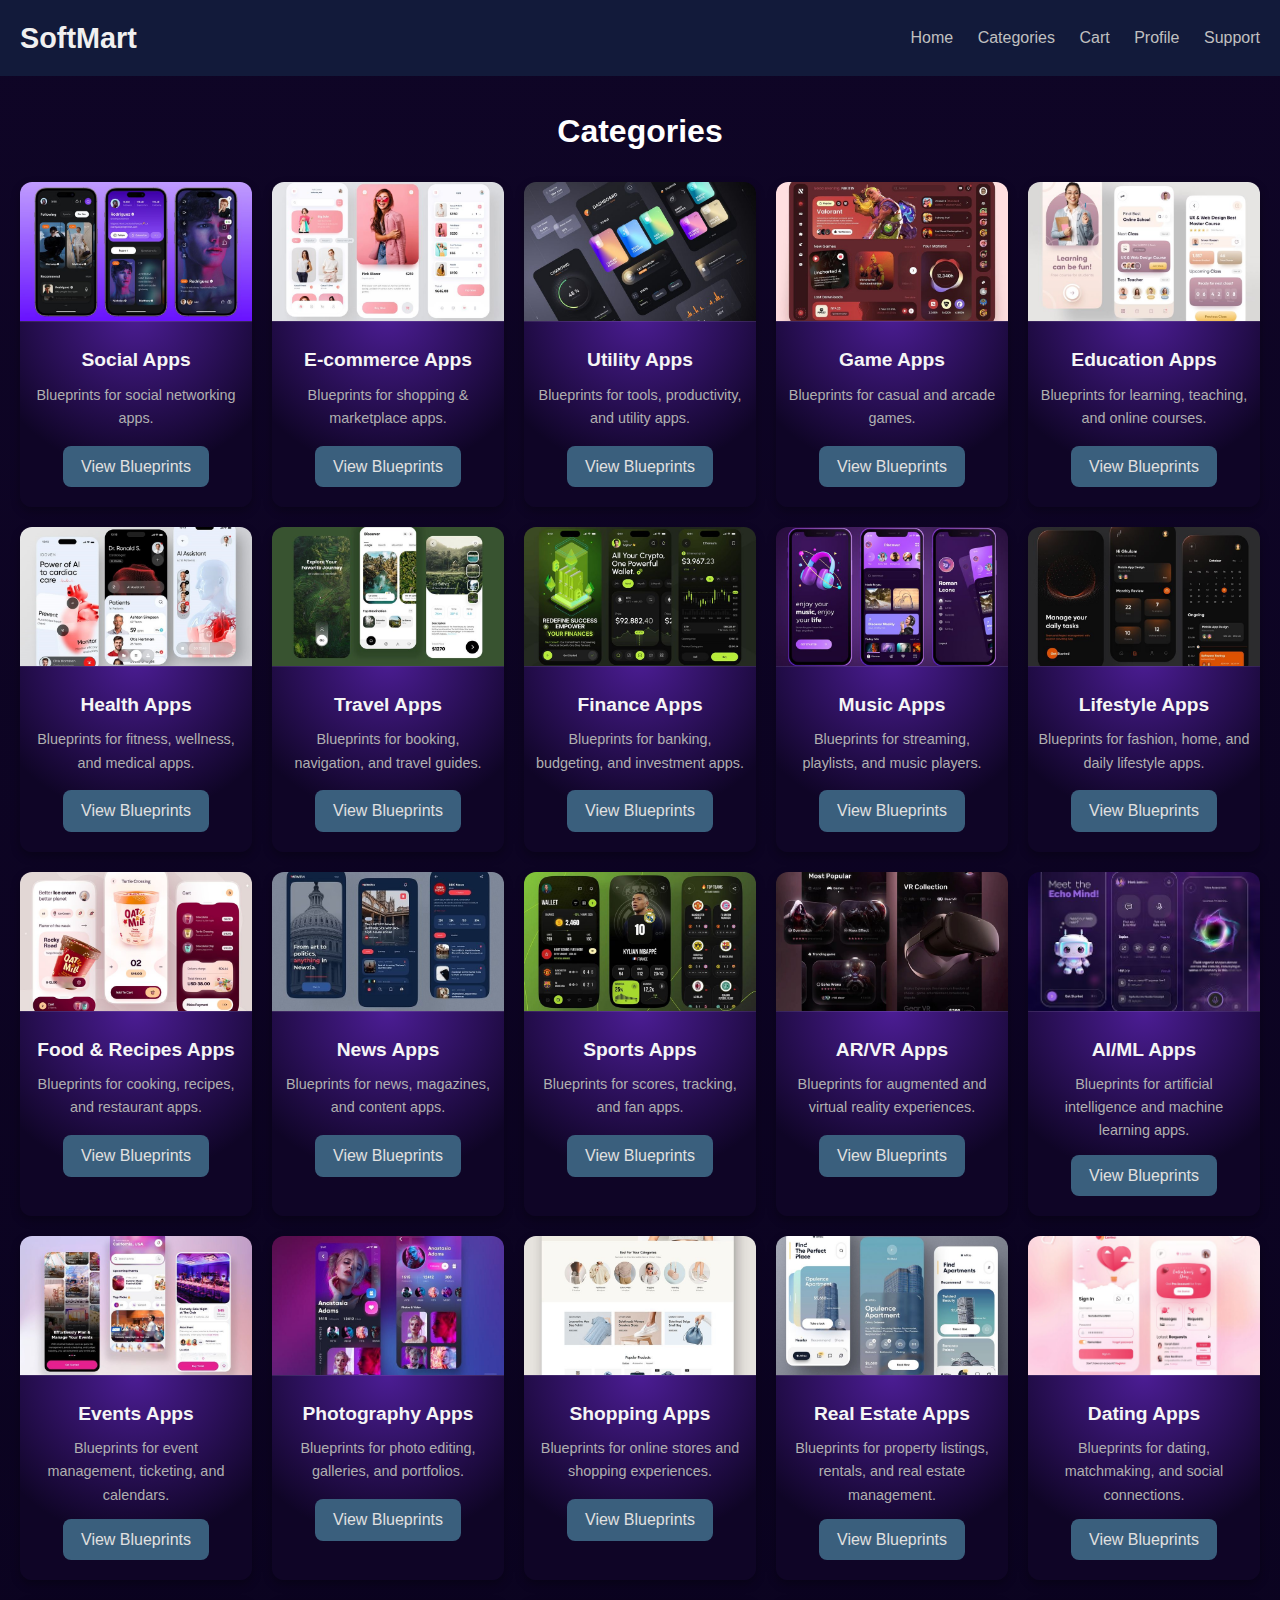
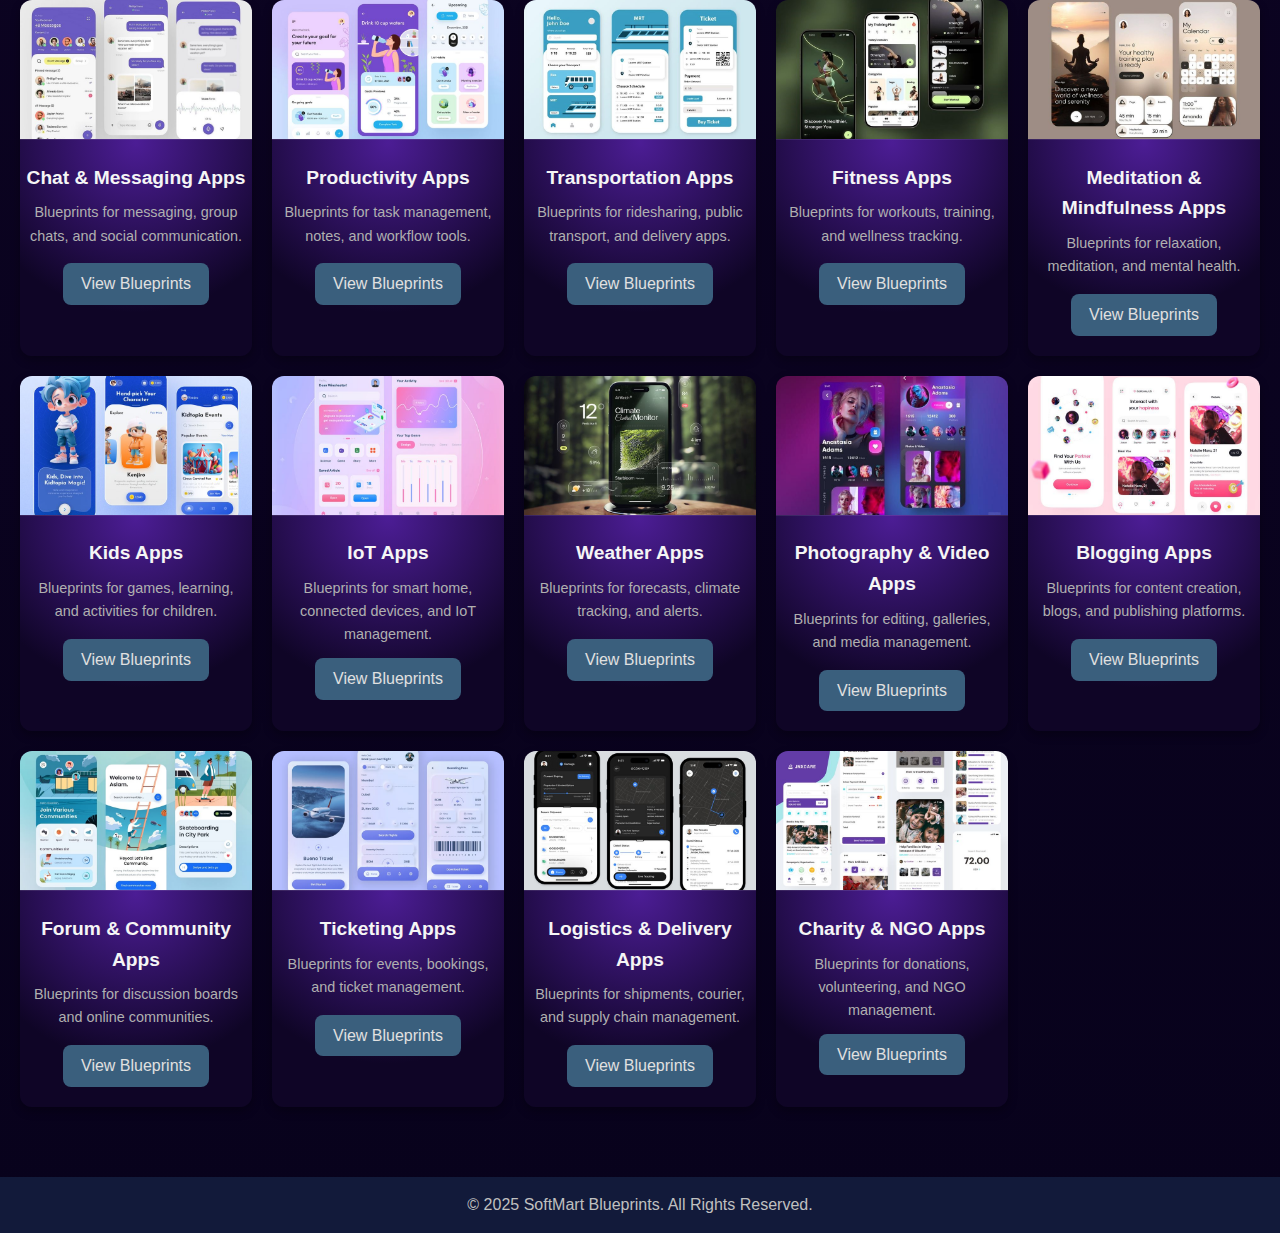
<file: category.html>
<!DOCTYPE html>
<html lang="en">
<head>
  <meta charset="UTF-8">
  <meta name="viewport" content="width=device-width, initial-scale=1.0">
  <title>Blueprint Categories</title>
  <link rel="stylesheet" href="category.css">
</head>
<body>
  <header>
    <h1>SoftMart</h1>
    <nav>
      <a href="homepage.html">Home</a>
      <a href="category.html">Categories</a>
      <a href="cart.html">Cart</a>
      <a href="profile.html">Profile</a>
      <a href="support.html">Support</a>     
    </nav>
  </header>

  <main>
    <section class="categories">
      <h2>Categories</h2>
      <div class="category-grid">
        <div class="category-card">
          <img src="social-app.jfif" alt="Social Apps">
          <h3>Social Apps</h3>
          <p>Blueprints for social networking apps.</p>
          <a href="" class="btn">View Blueprints</a>
        </div>
        <div class="category-card">
          <img src="ecommerce-app.jfif" alt="E-commerce Apps">
          <h3>E-commerce Apps</h3>
          <p>Blueprints for shopping & marketplace apps.</p>
          <a href="" class="btn">View Blueprints</a>
        </div>
        <div class="category-card">
          <img src="utility-app.jfif" alt="Utility Apps">
          <h3>Utility Apps</h3>
          <p>Blueprints for tools, productivity, and utility apps.</p>
          <a href="" class="btn">View Blueprints</a>
        </div>
        <div class="category-card">
          <img src="gaming-app.jfif" alt="Game Apps">
          <h3>Game Apps</h3>
          <p>Blueprints for casual and arcade games.</p>
          <a href="" class="btn">View Blueprints</a>
        </div>
        <div class="category-card">
          <img src="education-app.jfif" alt="Education Apps">
          <h3>Education Apps</h3>
          <p>Blueprints for learning, teaching, and online courses.</p>
          <a href="edu-apps-c.html" class="btn">View Blueprints</a>
        </div>
        <div class="category-card">
          <img src="health-app.jfif" alt="Health Apps">
          <h3>Health Apps</h3>
          <p>Blueprints for fitness, wellness, and medical apps.</p>
          <a href="" class="btn">View Blueprints</a>
        </div>
        <div class="category-card">
          <img src="travel-app.jfif" alt="Travel Apps">
          <h3>Travel Apps</h3>
          <p>Blueprints for booking, navigation, and travel guides.</p>
          <a href="" class="btn">View Blueprints</a>
        </div>
        <div class="category-card">
          <img src="finance-app.jfif" alt="Finance Apps">
          <h3>Finance Apps</h3>
          <p>Blueprints for banking, budgeting, and investment apps.</p>
          <a href="" class="btn">View Blueprints</a>
        </div>
        <div class="category-card">
          <img src="music-app.jfif" alt="Music Apps">
          <h3>Music Apps</h3>
          <p>Blueprints for streaming, playlists, and music players.</p>
          <a href="" class="btn">View Blueprints</a>
        </div>
        <div class="category-card">
          <img src="lifestyle-app.jfif" alt="Lifestyle Apps">
          <h3>Lifestyle Apps</h3>
          <p>Blueprints for fashion, home, and daily lifestyle apps.</p>
          <a href="" class="btn">View Blueprints</a>
        </div>
        <div class="category-card">
          <img src="food-app.jfif" alt="Food & Recipes Apps">
          <h3>Food & Recipes Apps</h3>
          <p>Blueprints for cooking, recipes, and restaurant apps.</p>
          <a href="" class="btn">View Blueprints</a>
        </div>
        <div class="category-card">
          <img src="news-app.jfif" alt="News Apps">
          <h3>News Apps</h3>
          <p>Blueprints for news, magazines, and content apps.</p>
          <a href="" class="btn">View Blueprints</a>
        </div>
        <div class="category-card">
          <img src="sports-app.jfif" alt="Sports Apps">
          <h3>Sports Apps</h3>
          <p>Blueprints for scores, tracking, and fan apps.</p>
          <a href="" class="btn">View Blueprints</a>
        </div>
        <div class="category-card">
          <img src="vr-ar-app.jfif" alt="AR/VR Apps">
          <h3>AR/VR Apps</h3>
          <p>Blueprints for augmented and virtual reality experiences.</p>
          <a href="" class="btn">View Blueprints</a>
        </div>
        <div class="category-card">
          <img src="AI-app.jfif" alt="AI/ML Apps">
          <h3>AI/ML Apps</h3>
          <p>Blueprints for artificial intelligence and machine learning apps.</p>
          <a href="" class="btn">View Blueprints</a>
        </div>
        <div class="category-card">
          <img src="event-app.jfif" alt="Events Apps">
          <h3>Events Apps</h3>
          <p>Blueprints for event management, ticketing, and calendars.</p>
          <a href="" class="btn">View Blueprints</a>
        </div>
        <div class="category-card">
          <img src="photography-app.jfif" alt="Photography Apps">
          <h3>Photography Apps</h3>
          <p>Blueprints for photo editing, galleries, and portfolios.</p>
          <a href="" class="btn">View Blueprints</a>
        </div>
        <div class="category-card">
  <img src="shopping-app.jfif" alt="Shopping Apps">
  <h3>Shopping Apps</h3>
  <p>Blueprints for online stores and shopping experiences.</p>
  <a href="" class="btn">View Blueprints</a>
</div>

<div class="category-card">
  <img src="real-estate-app.jfif" alt="Real Estate Apps">
  <h3>Real Estate Apps</h3>
  <p>Blueprints for property listings, rentals, and real estate management.</p>
  <a href="" class="btn">View Blueprints</a>
</div>

<div class="category-card">
  <img src="dating-app.jfif" alt="Dating Apps">
  <h3>Dating Apps</h3>
  <p>Blueprints for dating, matchmaking, and social connections.</p>
  <a href="" class="btn">View Blueprints</a>
</div>

<div class="category-card">
  <img src="chat-app.jfif" alt="Chat Apps">
  <h3>Chat & Messaging Apps</h3>
  <p>Blueprints for messaging, group chats, and social communication.</p>
  <a href="" class="btn">View Blueprints</a>
</div>

<div class="category-card">
  <img src="productivity-app.jfif" alt="Productivity Apps">
  <h3>Productivity Apps</h3>
  <p>Blueprints for task management, notes, and workflow tools.</p>
  <a href="" class="btn">View Blueprints</a>
</div>

<div class="category-card">
  <img src="transport-app.jpg" alt="Transportation Apps">
  <h3>Transportation Apps</h3>
  <p>Blueprints for ridesharing, public transport, and delivery apps.</p>
  <a href="" class="btn">View Blueprints</a>
</div>

<div class="category-card">
  <img src="fitness-app.jfif" alt="Fitness Apps">
  <h3>Fitness Apps</h3>
  <p>Blueprints for workouts, training, and wellness tracking.</p>
  <a href="" class="btn">View Blueprints</a>
</div>

<div class="category-card">
  <img src="meditation-app.jfif" alt="Meditation Apps">
  <h3>Meditation & Mindfulness Apps</h3>
  <p>Blueprints for relaxation, meditation, and mental health.</p>
  <a href="" class="btn">View Blueprints</a>
</div>

<div class="category-card">
  <img src="kids-app.jfif" alt="Kids Apps">
  <h3>Kids Apps</h3>
  <p>Blueprints for games, learning, and activities for children.</p>
  <a href="" class="btn">View Blueprints</a>
</div>

<div class="category-card">
  <img src="IOT-app.jfif" alt="IoT Apps">
  <h3>IoT Apps</h3>
  <p>Blueprints for smart home, connected devices, and IoT management.</p>
  <a href="" class="btn">View Blueprints</a>
</div>

<div class="category-card">
  <img src="weather-app.jfif" alt="Weather Apps">
  <h3>Weather Apps</h3>
  <p>Blueprints for forecasts, climate tracking, and alerts.</p>
  <a href="" class="btn">View Blueprints</a>
</div>

<div class="category-card">
  <img src="photography-app.jfif" alt="Photography & Video Apps">
  <h3>Photography & Video Apps</h3>
  <p>Blueprints for editing, galleries, and media management.</p>
  <a href="" class="btn">View Blueprints</a>
</div>

<div class="category-card">
  <img src="blogging-app.jfif" alt="Blogging Apps">
  <h3>Blogging Apps</h3>
  <p>Blueprints for content creation, blogs, and publishing platforms.</p>
  <a href="" class="btn">View Blueprints</a>
</div>

<div class="category-card">
  <img src="forum-app.jfif" alt="Forum Apps">
  <h3>Forum & Community Apps</h3>
  <p>Blueprints for discussion boards and online communities.</p>
  <a href="" class="btn">View Blueprints</a>
</div>

<div class="category-card">
  <img src="ticketing.jfif" alt="Ticketing Apps">
  <h3>Ticketing Apps</h3>
  <p>Blueprints for events, bookings, and ticket management.</p>
  <a href="" class="btn">View Blueprints</a>
</div>

<div class="category-card">
  <img src="logistic-app.jfif" alt="Logistics Apps">
  <h3>Logistics & Delivery Apps</h3>
  <p>Blueprints for shipments, courier, and supply chain management.</p>
  <a href="" class="btn">View Blueprints</a>
</div>

<div class="category-card">
  <img src="charity-app.jfif" alt="Charity & NGO Apps">
  <h3>Charity & NGO Apps</h3>
  <p>Blueprints for donations, volunteering, and NGO management.</p>
  <a href="" class="btn">View Blueprints</a>
</div>
      </div>
    </section>
  </main>

  <footer>
    <p>&copy; 2025 SoftMart Blueprints. All Rights Reserved.</p>
  </footer>
</body>
</html>
</file>
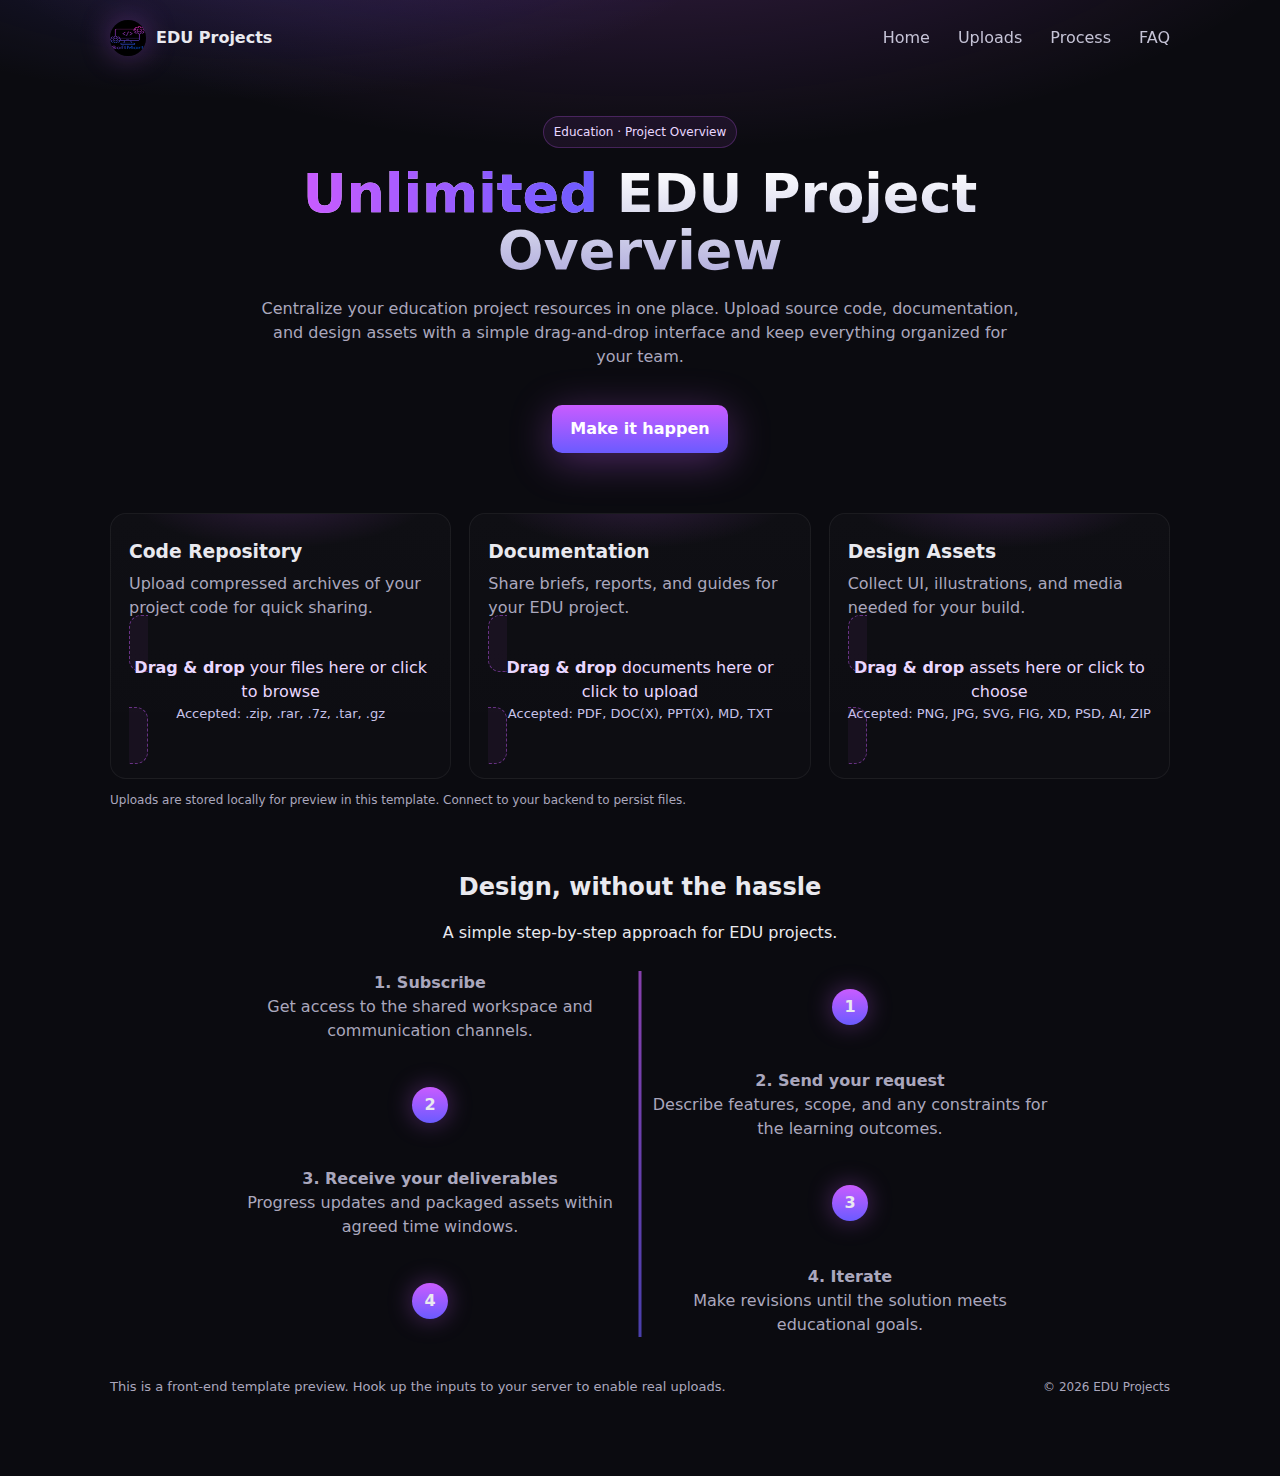
<file: edu-apps-c.html>
<!DOCTYPE html>
<html lang="en">
<head>
<meta charset="UTF-8">
<meta name="viewport" content="width=device-width, initial-scale=1.0">
<title>EDU Project Overview</title>
<link rel="icon" href="logo.png">
<style>
/* Base */
:root{--bg:#0b0b10;--panel:#101018;--text:#e9e9ef;--muted:#aaa7bd;--brand:#c95cff;--brand-2:#6b5bff;--ring:rgba(201,92,255,.35)}
*{box-sizing:border-box}
html,body{margin:0;padding:0;background:radial-gradient(1200px 500px at 50% -150px,rgba(201,92,255,.25),transparent 60%),radial-gradient(800px 300px at 20% -80px,rgba(107,91,255,.20),transparent 60%),var(--bg);color:var(--text);font-family:Inter,system-ui,"Segoe UI",Roboto,Helvetica,Arial,sans-serif;line-height:1.5}
img{max-width:100%;display:block}
a{color:inherit;text-decoration:none}
button{cursor:pointer}

/* Header */
.nav{max-width:1100px;margin:0 auto;padding:20px 20px;display:flex;align-items:center;justify-content:space-between}
.brand{display:flex;align-items:center;gap:10px}
.brand img{width:36px;height:36px;border-radius:50%;box-shadow:0 0 30px var(--ring)}
.brand-name{font-weight:700}
.links{display:flex;gap:28px}
.links a{color:#d9d7eb;font-weight:500;opacity:.9}
.links a:hover{opacity:1}

/* Hero */
.hero{max-width:1000px;margin:40px auto 10px;padding:0 20px 20px;text-align:center}
.badge{display:inline-flex;align-items:center;gap:8px;color:#e9d7ff;background:rgba(201,92,255,.08);border:1px solid rgba(201,92,255,.25);padding:6px 10px;border-radius:999px;font-size:12px}
.title-xl{font-size:54px;line-height:1.05;margin:18px 0;background:linear-gradient(180deg,#fff, #cfcfe9 60%,#b0abdd);-webkit-background-clip:text;background-clip:text;color:transparent}
.title-xl strong{background:linear-gradient(90deg,var(--brand),var(--brand-2));-webkit-background-clip:text;background-clip:text;color:transparent}
.subtitle{max-width:760px;margin:0 auto 28px;color:var(--muted)}
.cta{display:inline-block;margin-top:8px;background:linear-gradient(180deg,var(--brand),var(--brand-2));color:white;padding:12px 18px;border-radius:10px;border:none;font-weight:600;box-shadow:0 8px 40px rgba(201,92,255,.35);transition:transform .12s ease,box-shadow .12s ease}
.cta:hover{transform:translateY(-1px);box-shadow:0 10px 48px rgba(201,92,255,.45)}

/* Upload sections */
.container{max-width:1100px;margin:40px auto;padding:0 20px}
.grid{display:grid;grid-template-columns:repeat(3,1fr);gap:18px}
@media (max-width:980px){.grid{grid-template-columns:1fr}} 
.card{background:linear-gradient(180deg,rgba(255,255,255,.02),rgba(255,255,255,.01));border:1px solid rgba(255,255,255,.06);border-radius:16px;position:relative;overflow:hidden}
.card::before{content:"";position:absolute;inset:-2px;z-index:0;background:radial-gradient(220px 80px at 50% -20px,rgba(201,92,255,.18),transparent 70%)}
.card-inner{position:relative;z-index:1;padding:18px}
.card h3{margin:6px 0 6px}
.card p{margin:0 0 12px;color:var(--muted)}
.drop{border:1px dashed rgba(201,92,255,.45);background:rgba(201,92,255,.06);border-radius:12px;padding:18px;text-align:center;color:#e9d7ff;transition:border-color .15s ease,background .15s ease}
.drop.drag{background:rgba(201,92,255,.12);border-color:#fff}
.drop input{display:none}
.drop .hint{font-size:13px;color:#c7c2e9}
.files{margin-top:12px;display:flex;flex-direction:column;gap:8px;max-height:150px;overflow:auto}
.file{display:flex;align-items:center;justify-content:space-between;background:rgba(255,255,255,.03);border:1px solid rgba(255,255,255,.06);padding:10px;border-radius:10px}
.file .name{overflow:hidden;text-overflow:ellipsis;white-space:nowrap;max-width:65%}
.file .size{color:var(--muted);font-size:12px}
.tiny{font-size:12px;color:var(--muted)}

/* Timeline */
.timeline{margin:60px auto 20px;max-width:820px;text-align:center}
.timeline h2{margin:0 0 8px}
.steps{position:relative;margin:26px auto 0;padding-left:0;list-style:none}
.steps::before{content:"";position:absolute;left:50%;transform:translateX(-50%);top:0;bottom:0;width:3px;background:linear-gradient(180deg,rgba(201,92,255,.65),rgba(107,91,255,.65))}
.step{display:grid;grid-template-columns:1fr 1fr;gap:20px;align-items:center;margin:26px 0}
.step .num{width:36px;height:36px;border-radius:999px;background:linear-gradient(180deg,var(--brand),var(--brand-2));display:flex;align-items:center;justify-content:center;font-weight:700;margin:0 auto;box-shadow:0 0 24px var(--ring)}
.step .desc{color:var(--muted)}
@media (max-width:900px){.step{grid-template-columns:1fr}.steps::before{left:18px;transform:none}.step .num{margin:0}}

/* Footer */
footer{max-width:1100px;margin:40px auto 80px;padding:0 20px;color:#c7c2e9;display:flex;justify-content:space-between;align-items:center;gap:12px;flex-wrap:wrap}
.note{font-size:13px;color:var(--muted)}
</style>
</head>
<body>

<header class="nav">
  <div class="brand">
    <img src="logo.png" alt="Logo">
    <div class="brand-name">EDU Projects</div>
  </div>
  <nav class="links">
    <a href="index.html">Home</a>
    <a href="#uploads">Uploads</a>
    <a href="#process">Process</a>
    <a href="#faq">FAQ</a>
  </nav>
  
 </header>

<section class="hero">
  <span class="badge">Education · Project Overview</span>
  <h1 class="title-xl"><strong>Unlimited</strong> EDU Project Overview</h1>
  <p class="subtitle">Centralize your education project resources in one place. Upload source code, documentation, and design assets with a simple drag‑and‑drop interface and keep everything organized for your team.</p>
  <a class="cta" href="#uploads">Make it happen</a>
</section>

<div class="container" id="uploads">
  <div class="grid">
    <div class="card">
      <div class="card-inner">
        <h3>Code Repository</h3>
        <p>Upload compressed archives of your project code for quick sharing.</p>
        <label class="drop" data-area="code">
          <input type="file" multiple accept=".zip,.rar,.7z,.tar,.gz" />
          <div><strong>Drag & drop</strong> your files here or click to browse</div>
          <div class="hint tiny">Accepted: .zip, .rar, .7z, .tar, .gz</div>
        </label>
        <div class="files" id="files-code"></div>
      </div>
    </div>
    <div class="card">
      <div class="card-inner">
        <h3>Documentation</h3>
        <p>Share briefs, reports, and guides for your EDU project.</p>
        <label class="drop" data-area="docs">
          <input type="file" multiple accept=".pdf,.doc,.docx,.ppt,.pptx,.md,.txt" />
          <div><strong>Drag & drop</strong> documents here or click to upload</div>
          <div class="hint tiny">Accepted: PDF, DOC(X), PPT(X), MD, TXT</div>
        </label>
        <div class="files" id="files-docs"></div>
      </div>
    </div>
    <div class="card">
      <div class="card-inner">
        <h3>Design Assets</h3>
        <p>Collect UI, illustrations, and media needed for your build.</p>
        <label class="drop" data-area="design">
          <input type="file" multiple accept=".png,.jpg,.jpeg,.svg,.fig,.xd,.psd,.ai,.zip" />
          <div><strong>Drag & drop</strong> assets here or click to choose</div>
          <div class="hint tiny">Accepted: PNG, JPG, SVG, FIG, XD, PSD, AI, ZIP</div>
        </label>
        <div class="files" id="files-design"></div>
      </div>
    </div>
  </div>

  <p class="tiny" style="margin-top:12px">Uploads are stored locally for preview in this template. Connect to your backend to persist files.</p>
</div>

<section class="timeline" id="process">
  <h2>Design, without the hassle</h2>
  <p class="desc">A simple step‑by‑step approach for EDU projects.</p>
  <ol class="steps">
    <li class="step">
      <div class="desc"><strong>1. Subscribe</strong><br>Get access to the shared workspace and communication channels.</div>
      <div class="num">1</div>
    </li>
    <li class="step">
      <div class="num">2</div>
      <div class="desc"><strong>2. Send your request</strong><br>Describe features, scope, and any constraints for the learning outcomes.</div>
    </li>
    <li class="step">
      <div class="desc"><strong>3. Receive your deliverables</strong><br>Progress updates and packaged assets within agreed time windows.</div>
      <div class="num">3</div>
    </li>
    <li class="step">
      <div class="num">4</div>
      <div class="desc"><strong>4. Iterate</strong><br>Make revisions until the solution meets educational goals.</div>
    </li>
  </ol>
</section>

<footer id="faq">
  <div class="note">This is a front‑end template preview. Hook up the inputs to your server to enable real uploads.</div>
  <div class="tiny">© <span id="year"></span> EDU Projects</div>
 </footer>

<script>
(function(){
  const areas = document.querySelectorAll('.drop');
  const fileLists = {
    code: document.getElementById('files-code'),
    docs: document.getElementById('files-docs'),
    design: document.getElementById('files-design')
  };

  // Helpers
  function formatBytes(bytes){
    if(bytes === 0) return '0 B';
    const k = 1024, sizes = ['B','KB','MB','GB','TB'];
    const i = Math.floor(Math.log(bytes)/Math.log(k));
    return parseFloat((bytes/Math.pow(k,i)).toFixed(2)) + ' ' + sizes[i];
  }

  function renderList(area, files){
    const container = fileLists[area];
    container.innerHTML = '';
    Array.from(files).forEach(f => {
      const row = document.createElement('div');
      row.className = 'file';
      row.innerHTML = '<div class="name">' + f.name + '</div>' +
                      '<div class="size">' + formatBytes(f.size || 0) + '</div>';
      container.appendChild(row);
    });
  }

  function save(area, files){
    try{
      const data = Array.from(files).map(f => ({name:f.name,size:f.size,type:f.type}));
      localStorage.setItem('edu_' + area + '_files', JSON.stringify(data));
    }catch(e){/* ignore quota */}
  }

  function onFiles(area, files){
    renderList(area, files);
    save(area, files);
  }

  areas.forEach(label => {
    const input = label.querySelector('input[type=file]');
    const area = label.getAttribute('data-area');

    // Click to open
    label.addEventListener('click', () => input.click());
    input.addEventListener('change', e => onFiles(area, e.target.files));

    // Drag & drop
    ['dragenter','dragover'].forEach(evt => label.addEventListener(evt, e => {e.preventDefault(); e.stopPropagation(); label.classList.add('drag');}));
    ['dragleave','drop'].forEach(evt => label.addEventListener(evt, e => {e.preventDefault(); e.stopPropagation(); label.classList.remove('drag');}));
    label.addEventListener('drop', e => {
      const files = e.dataTransfer.files;
      input.files = files;
      onFiles(area, files);
    });

    // Restore from localStorage if any
    try{
      const cached = localStorage.getItem('edu_' + area + '_files');
      if(cached){
        const items = JSON.parse(cached);
        renderList(area, items);
      }
    }catch(e){}
  });

  document.getElementById('year').textContent = new Date().getFullYear();
})();
</script>

</body>
</html>
</file>
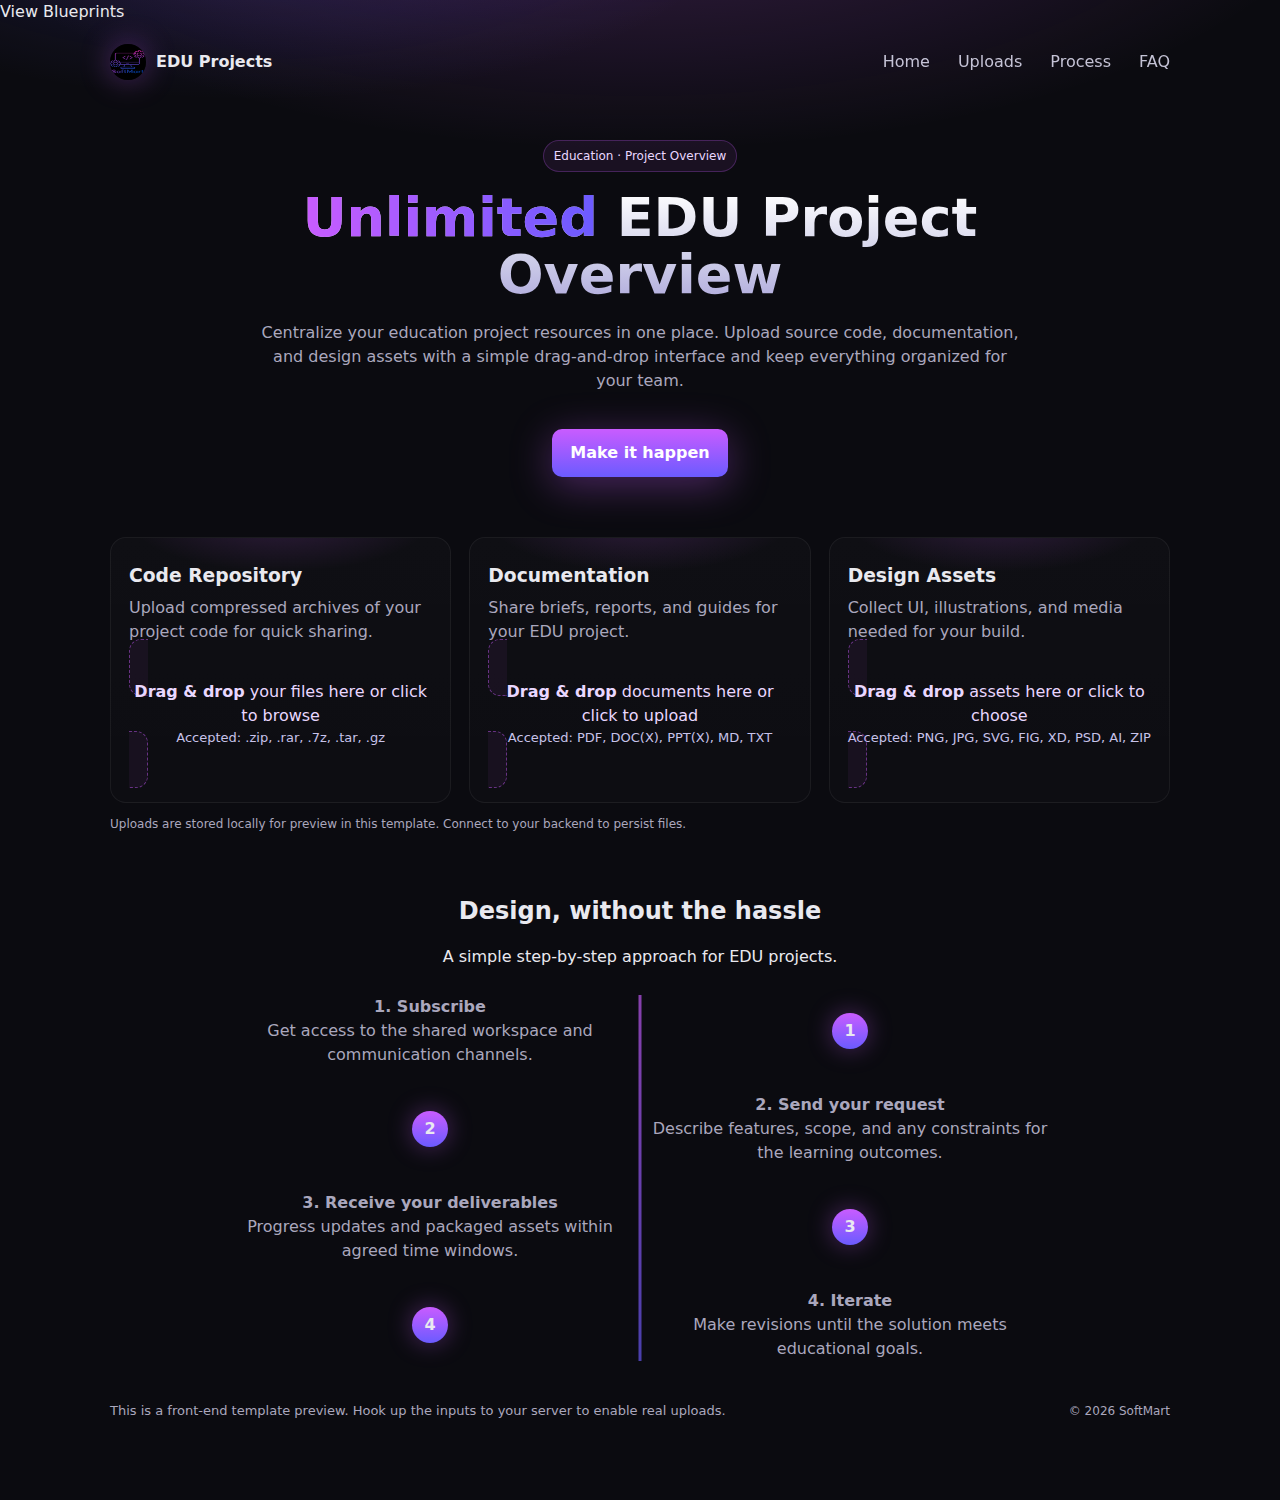
<file: edu-innerpg.html>
<!DOCTYPE html>
<html lang="en">
<head>
<meta charset="UTF-8">
<meta name="viewport" content="width=device-width, initial-scale=1.0">
<title>EDU Project Overview</title>
<link rel="icon" href="logo.png">
<a href="category.html" class="btn">View Blueprints</a>
<style>
/* Base */
:root{--bg:#0b0b10;--panel:#101018;--text:#e9e9ef;--muted:#aaa7bd;--brand:#c95cff;--brand-2:#6b5bff;--ring:rgba(201,92,255,.35)}
*{box-sizing:border-box}
html,body{margin:0;padding:0;background:radial-gradient(1200px 500px at 50% -150px,rgba(201,92,255,.25),transparent 60%),radial-gradient(800px 300px at 20% -80px,rgba(107,91,255,.20),transparent 60%),var(--bg);color:var(--text);font-family:Inter,system-ui,"Segoe UI",Roboto,Helvetica,Arial,sans-serif;line-height:1.5}
img{max-width:100%;display:block}
a{color:inherit;text-decoration:none}
button{cursor:pointer}

/* Header */
.nav{max-width:1100px;margin:0 auto;padding:20px 20px;display:flex;align-items:center;justify-content:space-between}
.brand{display:flex;align-items:center;gap:10px}
.brand img{width:36px;height:36px;border-radius:50%;box-shadow:0 0 30px var(--ring)}
.brand-name{font-weight:700}
.links{display:flex;gap:28px}
.links a{color:#d9d7eb;font-weight:500;opacity:.9}
.links a:hover{opacity:1}

/* Hero */
.hero{max-width:1000px;margin:40px auto 10px;padding:0 20px 20px;text-align:center}
.badge{display:inline-flex;align-items:center;gap:8px;color:#e9d7ff;background:rgba(201,92,255,.08);border:1px solid rgba(201,92,255,.25);padding:6px 10px;border-radius:999px;font-size:12px}
.title-xl{font-size:54px;line-height:1.05;margin:18px 0;background:linear-gradient(180deg,#fff, #cfcfe9 60%,#b0abdd);-webkit-background-clip:text;background-clip:text;color:transparent}
.title-xl strong{background:linear-gradient(90deg,var(--brand),var(--brand-2));-webkit-background-clip:text;background-clip:text;color:transparent}
.subtitle{max-width:760px;margin:0 auto 28px;color:var(--muted)}
.cta{display:inline-block;margin-top:8px;background:linear-gradient(180deg,var(--brand),var(--brand-2));color:white;padding:12px 18px;border-radius:10px;border:none;font-weight:600;box-shadow:0 8px 40px rgba(201,92,255,.35);transition:transform .12s ease,box-shadow .12s ease}
.cta:hover{transform:translateY(-1px);box-shadow:0 10px 48px rgba(201,92,255,.45)}

/* Upload sections */
.container{max-width:1100px;margin:40px auto;padding:0 20px}
.grid{display:grid;grid-template-columns:repeat(3,1fr);gap:18px}
@media (max-width:980px){.grid{grid-template-columns:1fr}} 
.card{background:linear-gradient(180deg,rgba(255,255,255,.02),rgba(255,255,255,.01));border:1px solid rgba(255,255,255,.06);border-radius:16px;position:relative;overflow:hidden}
.card::before{content:"";position:absolute;inset:-2px;z-index:0;background:radial-gradient(220px 80px at 50% -20px,rgba(201,92,255,.18),transparent 70%)}
.card-inner{position:relative;z-index:1;padding:18px}
.card h3{margin:6px 0 6px}
.card p{margin:0 0 12px;color:var(--muted)}
.drop{border:1px dashed rgba(201,92,255,.45);background:rgba(201,92,255,.06);border-radius:12px;padding:18px;text-align:center;color:#e9d7ff;transition:border-color .15s ease,background .15s ease}
.drop.drag{background:rgba(201,92,255,.12);border-color:#fff}
.drop input{display:none}
.drop .hint{font-size:13px;color:#c7c2e9}
.files{margin-top:12px;display:flex;flex-direction:column;gap:8px;max-height:150px;overflow:auto}
.file{display:flex;align-items:center;justify-content:space-between;background:rgba(255,255,255,.03);border:1px solid rgba(255,255,255,.06);padding:10px;border-radius:10px}
.file .name{overflow:hidden;text-overflow:ellipsis;white-space:nowrap;max-width:65%}
.file .size{color:var(--muted);font-size:12px}
.tiny{font-size:12px;color:var(--muted)}

/* Timeline */
.timeline{margin:60px auto 20px;max-width:820px;text-align:center}
.timeline h2{margin:0 0 8px}
.steps{position:relative;margin:26px auto 0;padding-left:0;list-style:none}
.steps::before{content:"";position:absolute;left:50%;transform:translateX(-50%);top:0;bottom:0;width:3px;background:linear-gradient(180deg,rgba(201,92,255,.65),rgba(107,91,255,.65))}
.step{display:grid;grid-template-columns:1fr 1fr;gap:20px;align-items:center;margin:26px 0}
.step .num{width:36px;height:36px;border-radius:999px;background:linear-gradient(180deg,var(--brand),var(--brand-2));display:flex;align-items:center;justify-content:center;font-weight:700;margin:0 auto;box-shadow:0 0 24px var(--ring)}
.step .desc{color:var(--muted)}
@media (max-width:900px){.step{grid-template-columns:1fr}.steps::before{left:18px;transform:none}.step .num{margin:0}}

/* Footer */
footer{max-width:1100px;margin:40px auto 80px;padding:0 20px;color:#c7c2e9;display:flex;justify-content:space-between;align-items:center;gap:12px;flex-wrap:wrap}
.note{font-size:13px;color:var(--muted)}
</style>
</head>
<body>

<header class="nav">
  <div class="brand">
    <img src="logo.png" alt="Logo">
    <div class="brand-name">EDU Projects</div>
  </div>
  <nav class="links">
    <a href="index.html">Home</a>
    <a href="#uploads">Uploads</a>
    <a href="#process">Process</a>
    <a href="#faq">FAQ</a>
  </nav>
  
 </header>

<section class="hero">
  <span class="badge">Education · Project Overview</span>
  <h1 class="title-xl"><strong>Unlimited</strong> EDU Project Overview</h1>
  <p class="subtitle">Centralize your education project resources in one place. Upload source code, documentation, and design assets with a simple drag‑and‑drop interface and keep everything organized for your team.</p>
  <a class="cta" href="#uploads">Make it happen</a>
</section>

<div class="container" id="uploads">
  <div class="grid">
    <div class="card">
      <div class="card-inner">
        <h3>Code Repository</h3>
        <p>Upload compressed archives of your project code for quick sharing.</p>
        <label class="drop" data-area="code">
          <input type="file" multiple accept=".zip,.rar,.7z,.tar,.gz" />
          <div><strong>Drag & drop</strong> your files here or click to browse</div>
          <div class="hint tiny">Accepted: .zip, .rar, .7z, .tar, .gz</div>
        </label>
        <div class="files" id="files-code"></div>
      </div>
    </div>
    <div class="card">
      <div class="card-inner">
        <h3>Documentation</h3>
        <p>Share briefs, reports, and guides for your EDU project.</p>
        <label class="drop" data-area="docs">
          <input type="file" multiple accept=".pdf,.doc,.docx,.ppt,.pptx,.md,.txt" />
          <div><strong>Drag & drop</strong> documents here or click to upload</div>
          <div class="hint tiny">Accepted: PDF, DOC(X), PPT(X), MD, TXT</div>
        </label>
        <div class="files" id="files-docs"></div>
      </div>
    </div>
    <div class="card">
      <div class="card-inner">
        <h3>Design Assets</h3>
        <p>Collect UI, illustrations, and media needed for your build.</p>
        <label class="drop" data-area="design">
          <input type="file" multiple accept=".png,.jpg,.jpeg,.svg,.fig,.xd,.psd,.ai,.zip" />
          <div><strong>Drag & drop</strong> assets here or click to choose</div>
          <div class="hint tiny">Accepted: PNG, JPG, SVG, FIG, XD, PSD, AI, ZIP</div>
        </label>
        <div class="files" id="files-design"></div>
      </div>
    </div>
  </div>

  <p class="tiny" style="margin-top:12px">Uploads are stored locally for preview in this template. Connect to your backend to persist files.</p>
</div>

<section class="timeline" id="process">
  <h2>Design, without the hassle</h2>
  <p class="desc">A simple step‑by‑step approach for EDU projects.</p>
  <ol class="steps">
    <li class="step">
      <div class="desc"><strong>1. Subscribe</strong><br>Get access to the shared workspace and communication channels.</div>
      <div class="num">1</div>
    </li>
    <li class="step">
      <div class="num">2</div>
      <div class="desc"><strong>2. Send your request</strong><br>Describe features, scope, and any constraints for the learning outcomes.</div>
    </li>
    <li class="step">
      <div class="desc"><strong>3. Receive your deliverables</strong><br>Progress updates and packaged assets within agreed time windows.</div>
      <div class="num">3</div>
    </li>
    <li class="step">
      <div class="num">4</div>
      <div class="desc"><strong>4. Iterate</strong><br>Make revisions until the solution meets educational goals.</div>
    </li>
  </ol>
</section>

<footer id="faq">
  <div class="note">This is a front‑end template preview. Hook up the inputs to your server to enable real uploads.</div>
  <div class="tiny">© <span id="year"></span> SoftMart</div>
 </footer>

<script>
(function(){
  const areas = document.querySelectorAll('.drop');
  const fileLists = {
    code: document.getElementById('files-code'),
    docs: document.getElementById('files-docs'),
    design: document.getElementById('files-design')
  };

  // Helpers
  function formatBytes(bytes){
    if(bytes === 0) return '0 B';
    const k = 1024, sizes = ['B','KB','MB','GB','TB'];
    const i = Math.floor(Math.log(bytes)/Math.log(k));
    return parseFloat((bytes/Math.pow(k,i)).toFixed(2)) + ' ' + sizes[i];
  }

  function renderList(area, files){
    const container = fileLists[area];
    container.innerHTML = '';
    Array.from(files).forEach(f => {
      const row = document.createElement('div');
      row.className = 'file';
      row.innerHTML = '<div class="name">' + f.name + '</div>' +
                      '<div class="size">' + formatBytes(f.size || 0) + '</div>';
      container.appendChild(row);
    });
  }

  function save(area, files){
    try{
      const data = Array.from(files).map(f => ({name:f.name,size:f.size,type:f.type}));
      localStorage.setItem('edu_' + area + '_files', JSON.stringify(data));
    }catch(e){/* ignore quota */}
  }

  function onFiles(area, files){
    renderList(area, files);
    save(area, files);
  }

  areas.forEach(label => {
    const input = label.querySelector('input[type=file]');
    const area = label.getAttribute('data-area');

    // Click to open
    label.addEventListener('click', () => input.click());
    input.addEventListener('change', e => onFiles(area, e.target.files));

    // Drag & drop
    ['dragenter','dragover'].forEach(evt => label.addEventListener(evt, e => {e.preventDefault(); e.stopPropagation(); label.classList.add('drag');}));
    ['dragleave','drop'].forEach(evt => label.addEventListener(evt, e => {e.preventDefault(); e.stopPropagation(); label.classList.remove('drag');}));
    label.addEventListener('drop', e => {
      const files = e.dataTransfer.files;
      input.files = files;
      onFiles(area, files);
    });

    // Restore from localStorage if any
    try{
      const cached = localStorage.getItem('edu_' + area + '_files');
      if(cached){
        const items = JSON.parse(cached);
        renderList(area, items);
      }
    }catch(e){}
  });

  document.getElementById('year').textContent = new Date().getFullYear();
})();
</script>

</body>
</html>
</file>
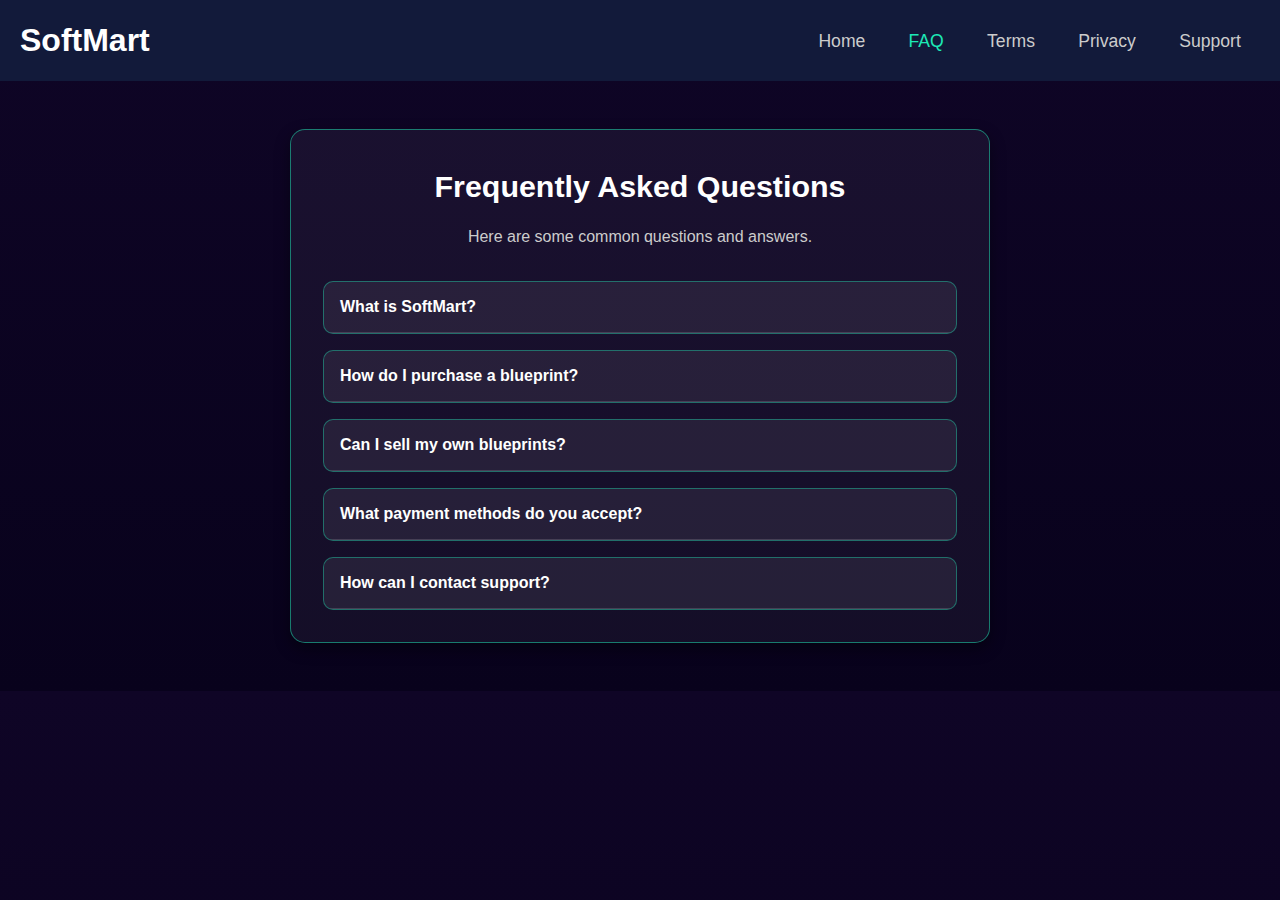
<file: faq.html>
<!DOCTYPE html>
<html lang="en">
<head>
  <meta charset="UTF-8">
  <meta name="viewport" content="width=device-width, initial-scale=1.0">
  <title>SoftMart – FAQ</title>
  <link rel="stylesheet" href="faq.css">
</head>
<body>
  <!-- Navbar -->
  <header class="navbar">
    <div class="logo">SoftMart</div>
    <nav>
      <a href="homepage.html">Home</a>
      <a href="faq.html" class="active">FAQ</a>
      <a href="terms.html">Terms</a>
      <a href="privacy.html">Privacy</a>
      <a href="support.html">Support</a>
    </nav>
  </header>

  <!-- FAQ Section -->
  <section class="faq-section">
    <h2>Frequently Asked Questions</h2>
    <p class="subtitle">Here are some common questions and answers.</p>

    <div class="faq-container">
      <!-- Item 1 -->
      <div class="faq-item">
        <button class="faq-question">What is SoftMart?</button>
        <div class="faq-answer">
          <p>SoftMart is an online marketplace for buying and selling app blueprints, making it easier for developers and businesses to launch apps faster.</p>
        </div>
      </div>

      <!-- Item 2 -->
      <div class="faq-item">
        <button class="faq-question">How do I purchase a blueprint?</button>
        <div class="faq-answer">
          <p>You can browse categories, select a blueprint, add it to your cart, and securely checkout using PayHere or Stripe.</p>
        </div>
      </div>

      <!-- Item 3 -->
      <div class="faq-item">
        <button class="faq-question">Can I sell my own blueprints?</button>
        <div class="faq-answer">
          <p>Yes! Simply sign up as a seller, upload your blueprint files, set pricing, and start earning from your projects.</p>
        </div>
      </div>

      <!-- Item 4 -->
      <div class="faq-item">
        <button class="faq-question">What payment methods do you accept?</button>
        <div class="faq-answer">
          <p>We currently accept payments via Stripe and PayHere for Sri Lankan users.</p>
        </div>
      </div>

      <!-- Item 5 -->
      <div class="faq-item">
        <button class="faq-question">How can I contact support?</button>
        <div class="faq-answer">
          <p>You can reach out through our Contact Support page, or email us at <strong>support@softmart.com</strong>.</p>
        </div>
      </div>
    </div>
  </section>

  <script>
    // Accordion functionality with smooth toggle
    const questions = document.querySelectorAll(".faq-question");
    questions.forEach(q => {
      q.addEventListener("click", () => {
        q.classList.toggle("active");
        const answer = q.nextElementSibling;
        if (answer.style.maxHeight) {
          answer.style.maxHeight = null;
        } else {
          answer.style.maxHeight = answer.scrollHeight + "px";
        }
      });
    });
  </script>
</body>
</html>
</file>
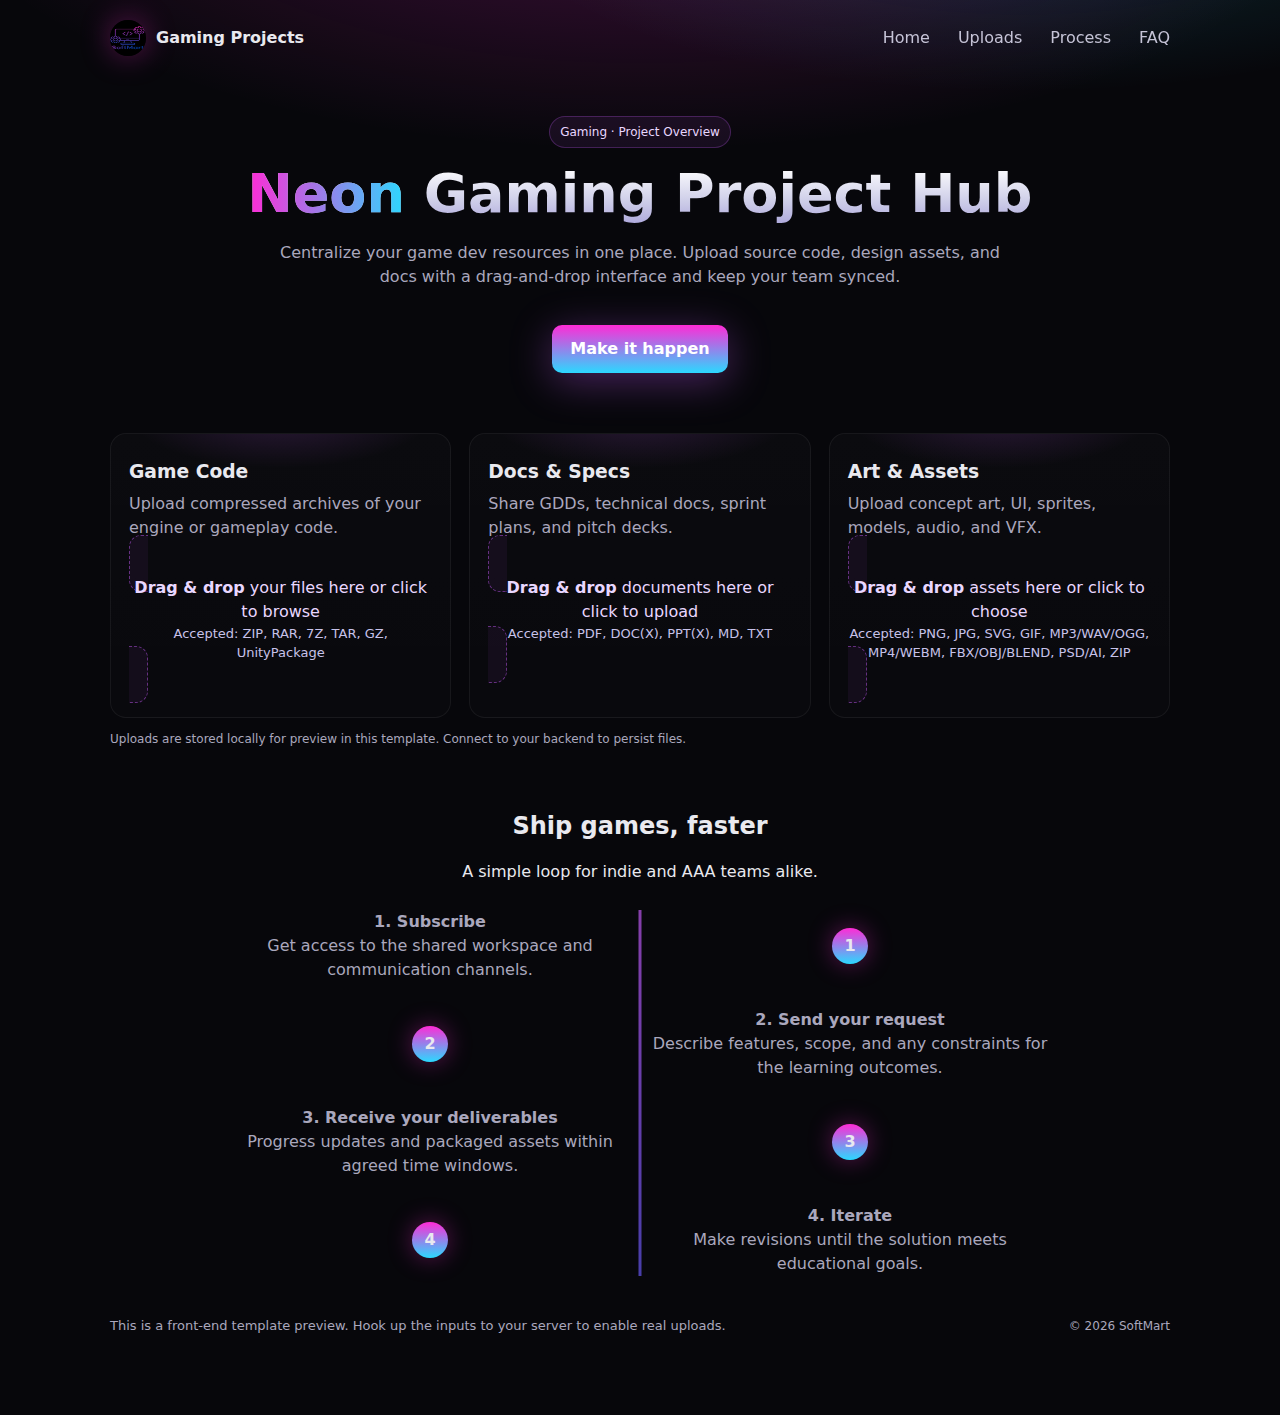
<file: gaming-innerpg.html>
<!DOCTYPE html>
<html lang="en">
<head>
<meta charset="UTF-8">
<meta name="viewport" content="width=device-width, initial-scale=1.0">
<title>EDU Project Overview</title>
<link rel="icon" href="logo.png">
<link rel="stylesheet" href="gaming-innerpg.css">
</head>
<body>

<header class="nav">
  <div class="brand">
    <img src="logo.png" alt="Logo">
    <div class="brand-name">Gaming Projects</div>
  </div>
  <nav class="links">
    <a href="index.html">Home</a>
    <a href="#uploads">Uploads</a>
    <a href="#process">Process</a>
    <a href="#faq">FAQ</a>
  </nav>
  
 </header>

<section class="hero">
  <span class="badge">Gaming · Project Overview</span>
  <h1 class="title-xl"><strong>Neon</strong> Gaming Project Hub</h1>
  <p class="subtitle">Centralize your game dev resources in one place. Upload source code, design assets, and docs with a drag‑and‑drop interface and keep your team synced.</p>
  <a class="cta" href="#uploads">Make it happen</a>
</section>

<div class="container" id="uploads">
  <div class="grid">
    <div class="card">
      <div class="card-inner">
        <h3>Game Code</h3>
        <p>Upload compressed archives of your engine or gameplay code.</p>
        <label class="drop" data-area="code">
          <input type="file" multiple accept=".zip,.rar,.7z,.tar,.gz,.unitypackage" />
          <div><strong>Drag & drop</strong> your files here or click to browse</div>
          <div class="hint tiny">Accepted: ZIP, RAR, 7Z, TAR, GZ, UnityPackage</div>
        </label>
        <div class="files" id="files-code"></div>
      </div>
    </div>
    <div class="card">
      <div class="card-inner">
        <h3>Docs & Specs</h3>
        <p>Share GDDs, technical docs, sprint plans, and pitch decks.</p>
        <label class="drop" data-area="docs">
          <input type="file" multiple accept=".pdf,.doc,.docx,.ppt,.pptx,.md,.txt" />
          <div><strong>Drag & drop</strong> documents here or click to upload</div>
          <div class="hint tiny">Accepted: PDF, DOC(X), PPT(X), MD, TXT</div>
        </label>
        <div class="files" id="files-docs"></div>
      </div>
    </div>
    <div class="card">
      <div class="card-inner">
        <h3>Art & Assets</h3>
        <p>Upload concept art, UI, sprites, models, audio, and VFX.</p>
        <label class="drop" data-area="design">
          <input type="file" multiple accept=".png,.jpg,.jpeg,.svg,.gif,.mp3,.wav,.ogg,.mp4,.webm,.fbx,.obj,.blend,.psd,.ai,.zip" />
          <div><strong>Drag & drop</strong> assets here or click to choose</div>
          <div class="hint tiny">Accepted: PNG, JPG, SVG, GIF, MP3/WAV/OGG, MP4/WEBM, FBX/OBJ/BLEND, PSD/AI, ZIP</div>
        </label>
        <div class="files" id="files-design"></div>
      </div>
    </div>
  </div>

  <p class="tiny" style="margin-top:12px">Uploads are stored locally for preview in this template. Connect to your backend to persist files.</p>
</div>

<section class="timeline" id="process">
  <h2>Ship games, faster</h2>
  <p class="desc">A simple loop for indie and AAA teams alike.</p>
  <ol class="steps">
    <li class="step">
      <div class="desc"><strong>1. Subscribe</strong><br>Get access to the shared workspace and communication channels.</div>
      <div class="num">1</div>
    </li>
    <li class="step">
      <div class="num">2</div>
      <div class="desc"><strong>2. Send your request</strong><br>Describe features, scope, and any constraints for the learning outcomes.</div>
    </li>
    <li class="step">
      <div class="desc"><strong>3. Receive your deliverables</strong><br>Progress updates and packaged assets within agreed time windows.</div>
      <div class="num">3</div>
    </li>
    <li class="step">
      <div class="num">4</div>
      <div class="desc"><strong>4. Iterate</strong><br>Make revisions until the solution meets educational goals.</div>
    </li>
  </ol>
</section>

<footer id="faq">
  <div class="note">This is a front‑end template preview. Hook up the inputs to your server to enable real uploads.</div>
  <div class="tiny">© <span id="year"></span>  SoftMart</div>
 </footer>

<script>
(function(){
  const areas = document.querySelectorAll('.drop');
  const fileLists = {
    code: document.getElementById('files-code'),
    docs: document.getElementById('files-docs'),
    design: document.getElementById('files-design')
  };

  // Helpers
  function formatBytes(bytes){
    if(bytes === 0) return '0 B';
    const k = 1024, sizes = ['B','KB','MB','GB','TB'];
    const i = Math.floor(Math.log(bytes)/Math.log(k));
    return parseFloat((bytes/Math.pow(k,i)).toFixed(2)) + ' ' + sizes[i];
  }

  function renderList(area, files){
    const container = fileLists[area];
    container.innerHTML = '';
    Array.from(files).forEach(f => {
      const row = document.createElement('div');
      row.className = 'file';
      row.innerHTML = '<div class="name">' + f.name + '</div>' +
                      '<div class="size">' + formatBytes(f.size || 0) + '</div>';
      container.appendChild(row);
    });
  }

  function save(area, files){
    try{
      const data = Array.from(files).map(f => ({name:f.name,size:f.size,type:f.type}));
      localStorage.setItem('edu_' + area + '_files', JSON.stringify(data));
    }catch(e){/* ignore quota */}
  }

  function onFiles(area, files){
    renderList(area, files);
    save(area, files);
  }

  areas.forEach(label => {
    const input = label.querySelector('input[type=file]');
    const area = label.getAttribute('data-area');

    // Click to open
    label.addEventListener('click', () => input.click());
    input.addEventListener('change', e => onFiles(area, e.target.files));

    // Drag & drop
    ['dragenter','dragover'].forEach(evt => label.addEventListener(evt, e => {e.preventDefault(); e.stopPropagation(); label.classList.add('drag');}));
    ['dragleave','drop'].forEach(evt => label.addEventListener(evt, e => {e.preventDefault(); e.stopPropagation(); label.classList.remove('drag');}));
    label.addEventListener('drop', e => {
      const files = e.dataTransfer.files;
      input.files = files;
      onFiles(area, files);
    });

    // Restore from localStorage if any
    try{
      const cached = localStorage.getItem('edu_' + area + '_files');
      if(cached){
        const items = JSON.parse(cached);
        renderList(area, items);
      }
    }catch(e){}
  });

  document.getElementById('year').textContent = new Date().getFullYear();
})();
</script>

</body>
</html>
</file>
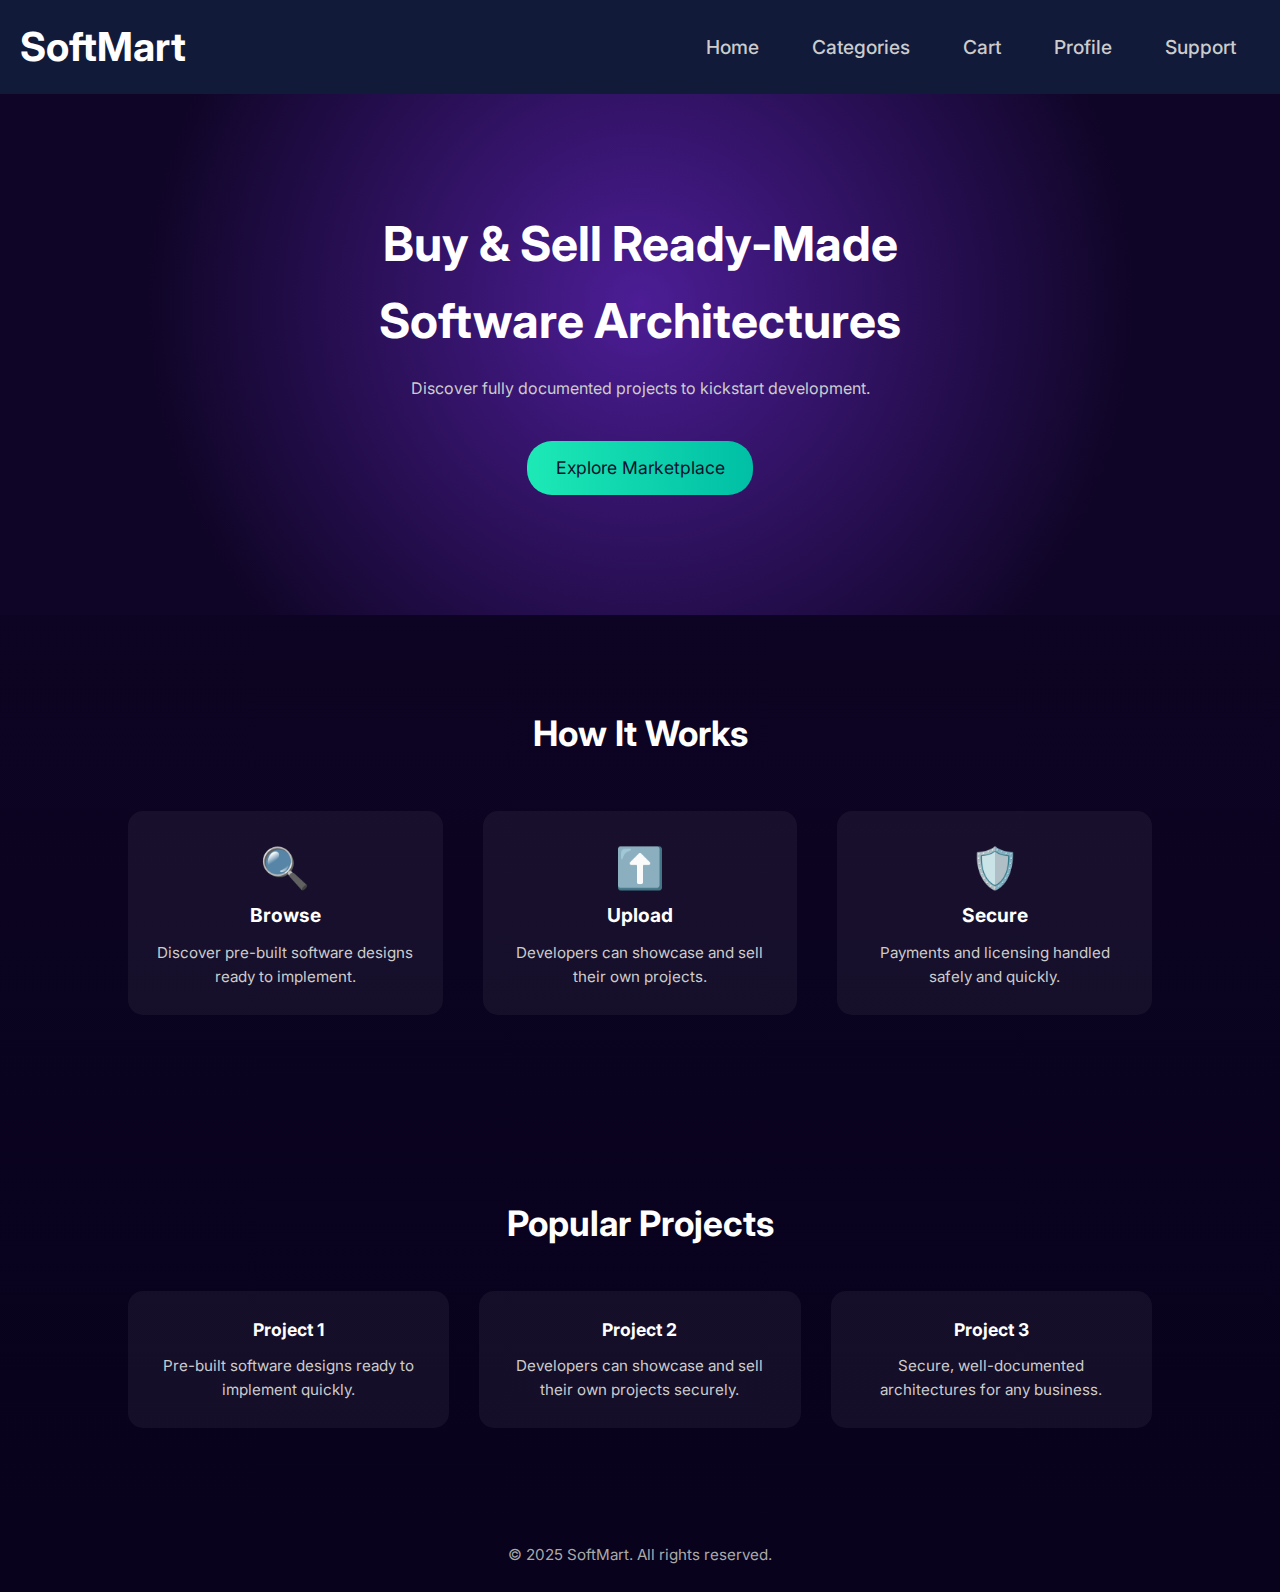
<file: homepage.html>
<!DOCTYPE html>
<html lang="en">
<head>
  <meta charset="UTF-8" />
  <meta name="viewport" content="width=device-width, initial-scale=1.0" />
  <title>SoftMart – Buy & Sell Software Architectures</title>
  <link rel="stylesheet" href="homepage.css" />
  <link href="https://fonts.googleapis.com/css2?family=Inter:wght@400;600;700&display=swap" rel="stylesheet">
</head>
<body>
  <header class="navbar">
    <div class="logo">SoftMart</div>
    <nav>
      <a href="#projects">Home</a>
      <a href="category.html">Categories</a>
      <a href="cart.html">Cart</a>
      <a href="profile.html">Profile</a>
      <a href="support.html">Support</a>
    </nav>
  </header>

  <section class="hero">
    <h1>Buy & Sell Ready-Made <br> Software Architectures</h1>
    <p>Discover fully documented projects to kickstart development.</p>
    <a href="buyer-marketplace.html" class="btn primary">Explore Marketplace</a>
  </section>

  <section class="features">
    <h2>How It Works</h2>
    <div class="feature-grid">
      <div class="feature">
        <span class="icon">🔍</span>
        <h3>Browse</h3>
        <p>Discover pre-built software designs ready to implement.</p>
      </div>
      <div class="feature">
        <span class="icon">⬆️</span>
        <h3>Upload</h3>
        <p>Developers can showcase and sell their own projects.</p>
      </div>
      <div class="feature">
        <span class="icon">🛡️</span>
        <h3>Secure</h3>
        <p>Payments and licensing handled safely and quickly.</p>
      </div>
    </div>
  </section>

  <section id="projects">
  <div class="projects">
    <h2>Popular Projects</h2>
    <div class="project-grid">
      <div class="project-card">
        <h4>Project 1</h4>
        <p>Pre-built software designs ready to implement quickly.</p>
      </div>
      <div class="project-card">
        <h4>Project 2</h4>
        <p>Developers can showcase and sell their own projects securely.</p>
      </div>
      <div class="project-card">
        <h4>Project 3</h4>
        <p>Secure, well-documented architectures for any business.</p>
      </div>
    </div>
    </div>
  </section>

  <footer class="footer">
    <p>&copy; 2025 SoftMart. All rights reserved.</p>
  </footer>
</body>
</html>
</file>
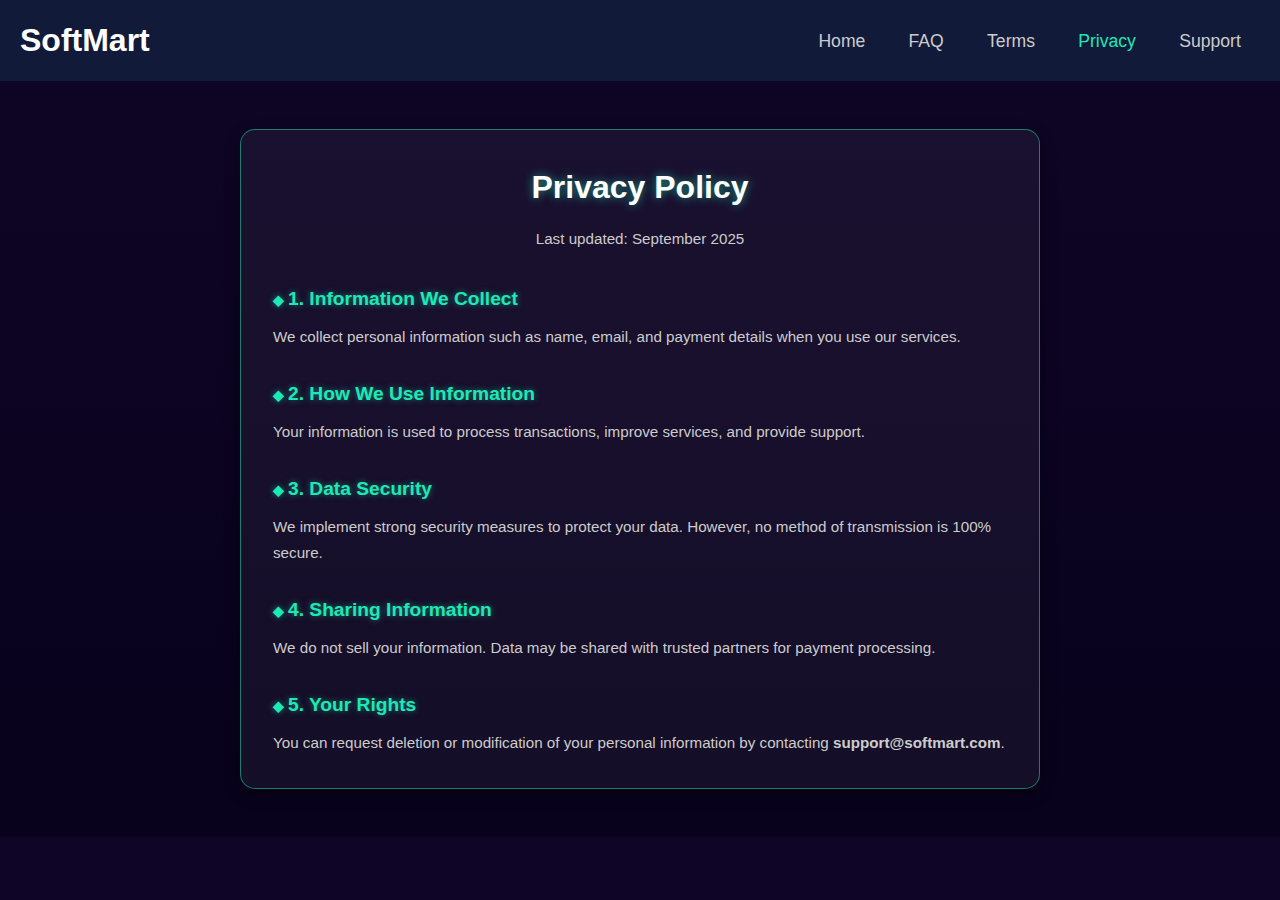
<file: privacy.html>
<!DOCTYPE html>
<html lang="en">
<head>
  <meta charset="UTF-8">
  <meta name="viewport" content="width=device-width, initial-scale=1.0">
  <title>SoftMart – Privacy Policy</title>
  <link rel="stylesheet" href="legal.css">
</head>
<body>
  <!-- Navbar -->
  <header class="navbar">
    <div class="logo">SoftMart</div>
    <nav>
      <a href="homepage.html">Home</a>
      <a href="faq.html">FAQ</a>
      <a href="terms.html">Terms</a>
      <a href="privacy.html" class="active">Privacy</a>
      <a href="support.html">Support</a>
    </nav>
  </header>

  <!-- Privacy Section -->
  <section class="legal-section">
    <h2>Privacy Policy</h2>
    <p class="updated">Last updated: September 2025</p>

    <h3>1. Information We Collect</h3>
    <p>We collect personal information such as name, email, and payment details when you use our services.</p>

    <h3>2. How We Use Information</h3>
    <p>Your information is used to process transactions, improve services, and provide support.</p>

    <h3>3. Data Security</h3>
    <p>We implement strong security measures to protect your data. However, no method of transmission is 100% secure.</p>

    <h3>4. Sharing Information</h3>
    <p>We do not sell your information. Data may be shared with trusted partners for payment processing.</p>

    <h3>5. Your Rights</h3>
    <p>You can request deletion or modification of your personal information by contacting <strong>support@softmart.com</strong>.</p>
  </section>
</body>
</html>
</file>
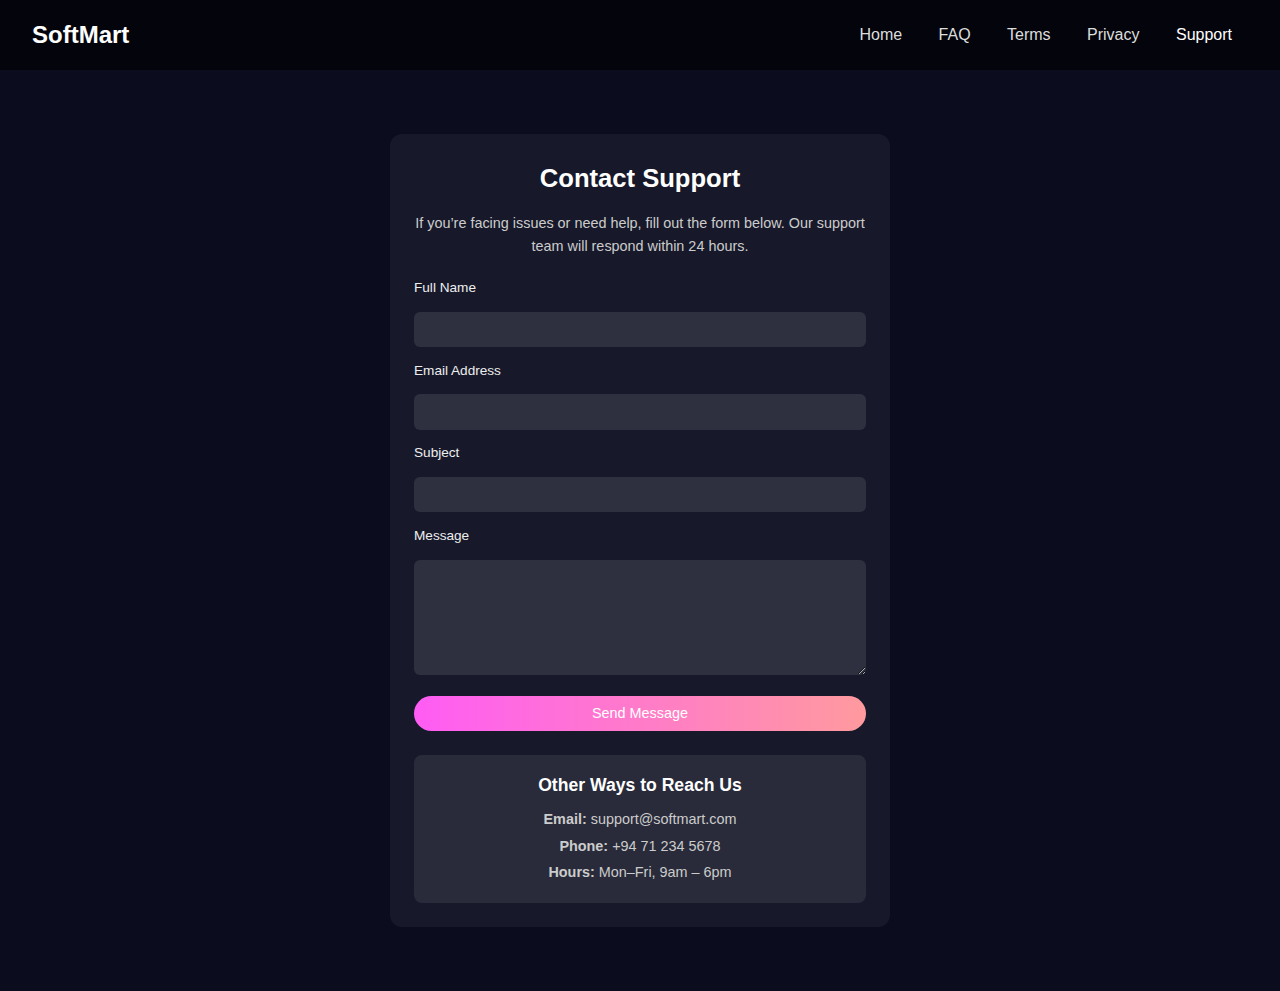
<file: support.html>
<!DOCTYPE html>
<html lang="en">
<head>
  <meta charset="UTF-8">
  <meta name="viewport" content="width=device-width, initial-scale=1.0">
  <title>SoftMart – Contact Support</title>
  <link rel="stylesheet" href="support.css">
</head>
<body>
  <header class="navbar">
    <div class="logo">SoftMart</div>
    <nav>
      <a href="homepage.html">Home</a>
      <a href="faq.html">FAQ</a>
      <a href="terms.html">Terms</a>
      <a href="privacy.html">Privacy</a>
      <a href="support.html" class="active">Support</a>
    </nav>
  </header>

  <section class="contact-section">
    <h2>Contact Support</h2>
    <p>If you’re facing issues or need help, fill out the form below. Our support team will respond within 24 hours.</p>

    <form action="#" method="post" class="contact-form">
      <label for="name">Full Name</label>
      <input type="text" id="name" name="name" required>

      <label for="email">Email Address</label>
      <input type="email" id="email" name="email" required>

      <label for="subject">Subject</label>
      <input type="text" id="subject" name="subject" required>

      <label for="message">Message</label>
      <textarea id="message" name="message" rows="6" required></textarea>

      <button type="submit" class="btn primary">Send Message</button>
    </form>

    <div class="support-info">
      <h3>Other Ways to Reach Us</h3>
      <p><strong>Email:</strong> support@softmart.com</p>
      <p><strong>Phone:</strong> +94 71 234 5678</p>
      <p><strong>Hours:</strong> Mon–Fri, 9am – 6pm</p>
    </div>
  </section>
</body>
</html>
</file>
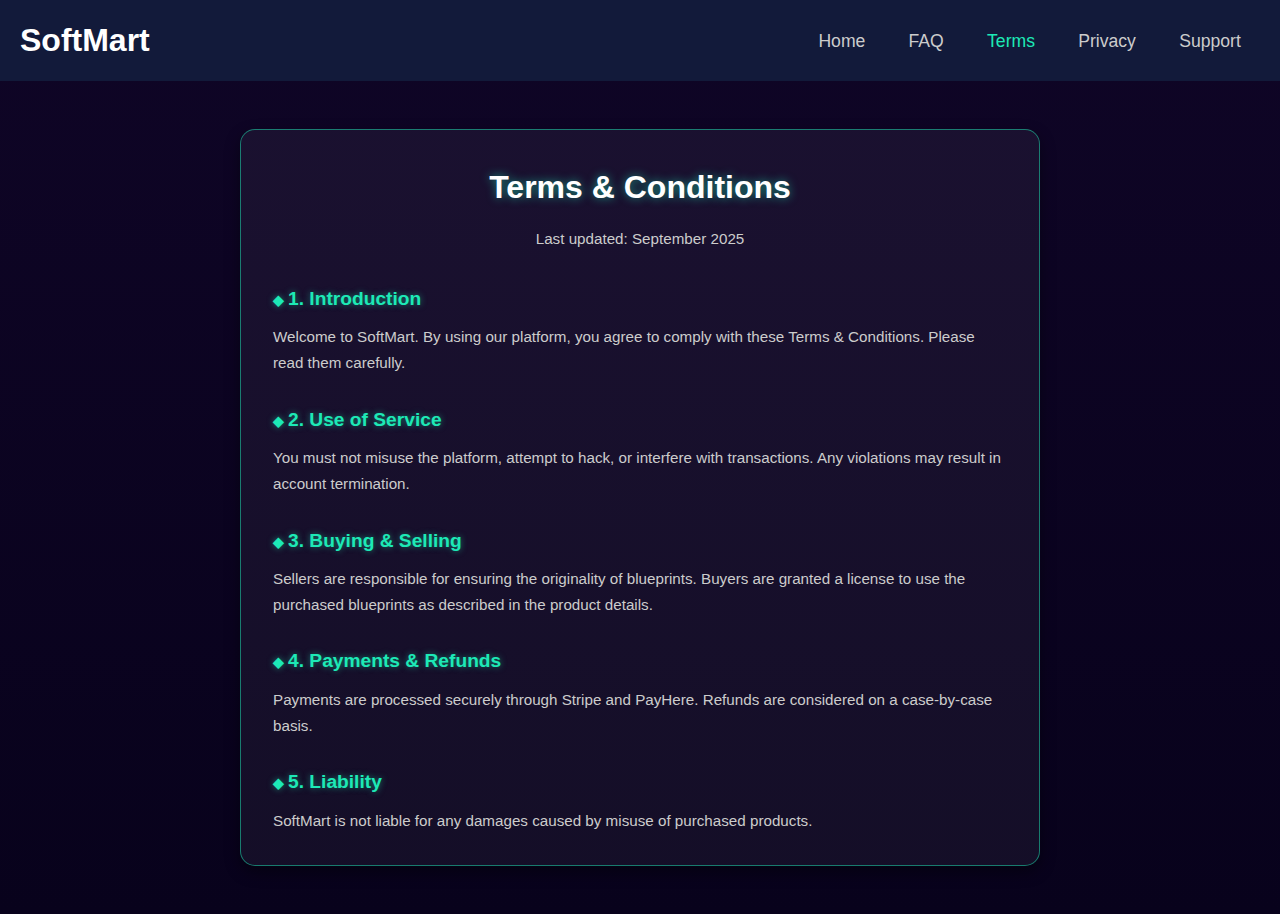
<file: terms.html>
<!DOCTYPE html>
<html lang="en">
<head>
  <meta charset="UTF-8">
  <meta name="viewport" content="width=device-width, initial-scale=1.0">
  <title>SoftMart – Terms & Conditions</title>
  <link rel="stylesheet" href="legal.css">
</head>
<body>
  <!-- Navbar -->
  <header class="navbar">
    <div class="logo">SoftMart</div>
    <nav>
      <a href="homepage.html">Home</a>
      <a href="faq.html">FAQ</a>
      <a href="terms.html" class="active">Terms</a>
      <a href="privacy.html">Privacy</a>
      <a href="support.html">Support</a>
    </nav>
  </header>

  <!-- Terms Section -->
  <section class="legal-section">
    <h2>Terms & Conditions</h2>
    <p class="updated">Last updated: September 2025</p>

    <h3>1. Introduction</h3>
    <p>Welcome to SoftMart. By using our platform, you agree to comply with these Terms & Conditions. Please read them carefully.</p>

    <h3>2. Use of Service</h3>
    <p>You must not misuse the platform, attempt to hack, or interfere with transactions. Any violations may result in account termination.</p>

    <h3>3. Buying & Selling</h3>
    <p>Sellers are responsible for ensuring the originality of blueprints. Buyers are granted a license to use the purchased blueprints as described in the product details.</p>

    <h3>4. Payments & Refunds</h3>
    <p>Payments are processed securely through Stripe and PayHere. Refunds are considered on a case-by-case basis.</p>

    <h3>5. Liability</h3>
    <p>SoftMart is not liable for any damages caused by misuse of purchased products.</p>
  </section>
</body>
</html>
</file>
<file: gaming-innerpg.css>
/* Base */
:root{--bg:#07070b;--panel:#0d0d14;--text:#e9e9ef;--muted:#aaa7bd;--brand:#ff2bd6;--brand-2:#2bd9ff;--ring:rgba(255,43,214,.35)}
*{box-sizing:border-box}
html,body{margin:0;padding:0;background:radial-gradient(1200px 500px at 50% -150px,rgba(255,43,214,.25),transparent 60%),radial-gradient(900px 320px at 80% -100px,rgba(43,217,255,.18),transparent 60%),var(--bg);color:var(--text);font-family:Inter,system-ui,"Segoe UI",Roboto,Helvetica,Arial,sans-serif;line-height:1.5}
img{max-width:100%;display:block}
a{color:inherit;text-decoration:none}
button{cursor:pointer}

/* Header */
.nav{max-width:1100px;margin:0 auto;padding:20px 20px;display:flex;align-items:center;justify-content:space-between}
.brand{display:flex;align-items:center;gap:10px}
.brand img{width:36px;height:36px;border-radius:50%;box-shadow:0 0 30px var(--ring)}
.brand-name{font-weight:700}
.links{display:flex;gap:28px}
.links a{color:#d9d7eb;font-weight:500;opacity:.9}
.links a:hover{opacity:1}

/* Hero */
.hero{max-width:1000px;margin:40px auto 10px;padding:0 20px 20px;text-align:center}
.badge{display:inline-flex;align-items:center;gap:8px;color:#e9d7ff;background:rgba(201,92,255,.08);border:1px solid rgba(201,92,255,.25);padding:6px 10px;border-radius:999px;font-size:12px}
.title-xl{font-size:54px;line-height:1.05;margin:18px 0;background:linear-gradient(180deg,#fff, #cfcfe9 60%,#b0abdd);-webkit-background-clip:text;background-clip:text;color:transparent}
.title-xl strong{background:linear-gradient(90deg,var(--brand),var(--brand-2));-webkit-background-clip:text;background-clip:text;color:transparent}
.subtitle{max-width:760px;margin:0 auto 28px;color:var(--muted)}
.cta{display:inline-block;margin-top:8px;background:linear-gradient(180deg,var(--brand),var(--brand-2));color:white;padding:12px 18px;border-radius:10px;border:none;font-weight:600;box-shadow:0 8px 40px rgba(201,92,255,.35);transition:transform .12s ease,box-shadow .12s ease}
.cta:hover{transform:translateY(-1px);box-shadow:0 10px 48px rgba(201,92,255,.45)}

/* Upload sections */
.container{max-width:1100px;margin:40px auto;padding:0 20px}
.grid{display:grid;grid-template-columns:repeat(3,1fr);gap:18px}
@media (max-width:980px){.grid{grid-template-columns:1fr}}
.card{background:linear-gradient(180deg,rgba(255,255,255,.02),rgba(255,255,255,.01));border:1px solid rgba(255,255,255,.06);border-radius:16px;position:relative;overflow:hidden}
.card::before{content:"";position:absolute;inset:-2px;z-index:0;background:radial-gradient(220px 80px at 50% -20px,rgba(201,92,255,.18),transparent 70%)}
.card-inner{position:relative;z-index:1;padding:18px}
.card h3{margin:6px 0 6px}
.card p{margin:0 0 12px;color:var(--muted)}
.drop{border:1px dashed rgba(201,92,255,.45);background:rgba(201,92,255,.06);border-radius:12px;padding:18px;text-align:center;color:#e9d7ff;transition:border-color .15s ease,background .15s ease}
.drop.drag{background:rgba(201,92,255,.12);border-color:#fff}
.drop input{display:none}
.drop .hint{font-size:13px;color:#c7c2e9}
.files{margin-top:12px;display:flex;flex-direction:column;gap:8px;max-height:150px;overflow:auto}
.file{display:flex;align-items:center;justify-content:space-between;background:rgba(255,255,255,.03);border:1px solid rgba(255,255,255,.06);padding:10px;border-radius:10px}
.file .name{overflow:hidden;text-overflow:ellipsis;white-space:nowrap;max-width:65%}
.file .size{color:var(--muted);font-size:12px}
.tiny{font-size:12px;color:var(--muted)}

/* Timeline */
.timeline{margin:60px auto 20px;max-width:820px;text-align:center}
.timeline h2{margin:0 0 8px}
.steps{position:relative;margin:26px auto 0;padding-left:0;list-style:none}
.steps::before{content:"";position:absolute;left:50%;transform:translateX(-50%);top:0;bottom:0;width:3px;background:linear-gradient(180deg,rgba(201,92,255,.65),rgba(107,91,255,.65))}
.step{display:grid;grid-template-columns:1fr 1fr;gap:20px;align-items:center;margin:26px 0}
.step .num{width:36px;height:36px;border-radius:999px;background:linear-gradient(180deg,var(--brand),var(--brand-2));display:flex;align-items:center;justify-content:center;font-weight:700;margin:0 auto;box-shadow:0 0 24px var(--ring)}
.step .desc{color:var(--muted)}
@media (max-width:900px){.step{grid-template-columns:1fr}.steps::before{left:18px;transform:none}.step .num{margin:0}}

/* Footer */
footer{max-width:1100px;margin:40px auto 80px;padding:0 20px;color:#c7c2e9;display:flex;justify-content:space-between;align-items:center;gap:12px;flex-wrap:wrap}
.note{font-size:13px;color:var(--muted)}
</file>
<file: support.css>
* {margin:0;padding:0;box-sizing:border-box;}
body {
  font-family: 'Segoe UI', sans-serif;
  background: #0b0d1f;
  color: #fff;
  line-height: 1.6;
}

/* Navbar */
.navbar {
  display:flex;
  justify-content:space-between;
  align-items:center;
  padding:1rem 2rem;
  background: rgba(0,0,0,0.6);
}
.navbar .logo { font-size:1.5rem; font-weight:bold; }
.navbar nav a {
  margin: 0 1rem;
  color:#ddd;
  text-decoration:none;
}
.navbar nav a:hover, .navbar nav a.active { color:#fff; }

/* Contact Section (smaller size) */
.contact-section {
  max-width: 500px;   /* smaller width */
  margin: 4rem auto;
  padding: 1.5rem;
  background: rgba(255,255,255,0.05);
  border-radius: 12px;
  text-align: left;
}
.contact-section h2 {
  font-size: 1.6rem;
  margin-bottom: 0.8rem;
  text-align: center;
}
.contact-section p {
  margin-bottom: 1.2rem;
  color: #ccc;
  font-size: 0.9rem;
  text-align: center;
}

/* Form */
.contact-form {
  display: flex;
  flex-direction: column;
  gap: 0.8rem;
}
.contact-form label {
  font-size: 0.85rem;
  color: #eee;
}
.contact-form input, 
.contact-form textarea {
  padding: 0.6rem;
  border: none;
  border-radius: 6px;
  background: rgba(255,255,255,0.1);
  color: #fff;
  font-size: 0.9rem;
}
.contact-form input:focus, 
.contact-form textarea:focus {
  background: rgba(255,255,255,0.2);
  outline: none;
}

/* Button */
.btn {
  display:inline-block;
  padding:0.6rem 1.2rem;
  border-radius:20px;
  text-decoration:none;
  font-size:0.9rem;
  margin-top: 0.5rem;
  border:none;
  cursor:pointer;
}
.btn.primary { background:linear-gradient(90deg,#ff5cf4,#ff9a9e); color:white; }
.btn:hover { opacity:0.9; }

/* Support Info */
.support-info {
  margin-top: 1.5rem;
  padding: 1rem;
  background: rgba(255,255,255,0.08);
  border-radius: 8px;
  font-size: 0.85rem;
}
.support-info h3 {
  margin-bottom: 0.6rem;
  font-size: 1.1rem;
  text-align: center;
}
.support-info p { margin: 0.2rem 0; text-align: center; }
</file>
<file: category.css>
/* Reset */
* {
  margin: 0;
  padding: 0;
  box-sizing: border-box;
  font-family: 'Segoe UI', Tahoma, Geneva, Verdana, sans-serif;
}

body {
  background: linear-gradient(180deg, #0f0526 0%, #08021c 100%);  color: #e0e0e0;       /* light gray text for readability */
  min-height: 100vh;
  line-height: 1.6;
}

/* Header */
header {
  background-color: #121a3a; /* subtle dark header */
  color: #ffffff;
  padding: 15px 20px;
  display: flex;
  justify-content: space-between;
  align-items: center;
}

header h1 {
  font-size: 1.8rem;
  color: #f0f0f0;
}

header nav a {
  color: #c0c0c0;
  margin-left: 20px;
  text-decoration: none;
  font-weight: 500;
  transition: color 0.3s;
}

header nav a:hover {
  color: #7bdcb5; /* soft green highlight */
}

/* Main */
main {
  padding: 30px 20px;
}

.categories h2 {
  text-align: center;
  margin-bottom: 25px;
  font-size: 2rem;
  color: #ffffff;
}

/* Category grid */
.category-grid {
  display: grid;
  grid-template-columns: repeat(auto-fit, minmax(220px, 1fr));
  gap: 20px;
}

/* Category card */
.category-card {
  background: radial-gradient(circle at 50% 40%, #4c1d95 0%, #0f0526 70%);
  border-radius: 12px;
  overflow: hidden;
  box-shadow: 0 4px 10px rgba(0, 0, 0, 0.3);
  text-align: center;
  padding-bottom: 20px;
  transition: transform 0.3s, box-shadow 0.3s;
}

.category-card:hover {
  transform: translateY(-3px);
  box-shadow: 0 8px 20px rgba(0, 0, 0, 0.4);
}

.category-card img {
  width: 100%;
  height: 140px;
  object-fit: cover;
  border-bottom: 1px solid rgba(255,255,255,0.1);
}

.category-card h3 {
  margin: 15px 0 8px 0;
  font-size: 1.2rem;
  color: #f5f5f5;
}

.category-card p {
  font-size: 0.9rem;
  padding: 0 10px;
  color: #b0b0b0; /* softer gray for description */
  min-height: 50px;
}

/* Button */
.btn {
  display: inline-block;
  margin-top: 12px;
  padding: 8px 18px;
  background: #3a5f7d; /* muted blue button */
  color: #e0e0e0;
  border-radius: 8px;
  text-decoration: none;
  font-weight: 500;
  transition: background 0.3s;
}

.btn:hover {
  background: #4e7ea5; /* slightly brighter on hover */
}

/* Footer */
footer {
  text-align: center;
  padding: 15px 0;
  background-color: #121a3a; /* match header */
  color: #c0c0c0;
  margin-top: 40px;
}
</file>
<file: faq.css>
/* Reset & Base */
* {margin:0; padding:0; box-sizing:border-box;}
body {
  font-family: 'Inter', sans-serif;
  background: linear-gradient(180deg, #0f0526 0%, #08021c 100%);
  color:#fff;
  line-height:1.6;
}

/* Navbar */
.navbar {
  display:flex;
  justify-content:space-between;
  align-items:center;
  padding:15px 20px;
  background:#121a3a;
  backdrop-filter:blur(5px);
  font-size:1.1rem;
}
.navbar .logo { 
  font-size:2rem;  
  font-weight:bold; 
  color:#fff; 
}
.navbar nav a {
  margin:0 1.2rem;
  color:#ccc;
  text-decoration:none;
  font-weight:500;
  transition:color 0.3s;
}
.navbar nav a:hover, 
.navbar nav a.active { color:#1de9b6; }

/* FAQ Section */
.faq-section {
  max-width:700px;
  margin:3rem auto;
  padding:2rem;
  background:rgba(255,255,255,0.05);
  border-radius:15px;
  box-shadow:0 6px 15px rgba(0,0,0,0.4);
  border: 1px solid rgba(29,233,182,0.5); /* teal border */
  transition: all 0.3s;
}
.faq-section:hover {
  box-shadow:0 0 20px rgba(29,233,182,0.7);
}
.faq-section h2 {
  text-align:center;
  font-size:1.9rem;
  margin-bottom:0.8rem;
  color:#fff;
}
.faq-section .subtitle {
  text-align:center;
  margin-bottom:2rem;
  color:#ccc;
  font-size:1rem;
}

/* FAQ Items */
.faq-container {
  display:flex;
  flex-direction:column;
  gap:1rem;
}
.faq-item {
  background:rgba(255,255,255,0.07);
  border-radius:10px;
  border: 1px solid rgba(29,233,182,0.4);
  overflow:hidden;
  transition:transform 0.3s, box-shadow 0.3s;
}
.faq-item:hover { 
  transform:translateY(-3px); 
  box-shadow:0 0 15px rgba(29,233,182,0.6); 
}

/* Question Button */
.faq-question {
  width:100%;
  padding:1rem;
  text-align:left;
  background:none;
  border:none;
  outline:none;
  cursor:pointer;
  font-size:1rem;
  font-weight:600;
  color:#fff;
  transition:all 0.3s;
}
.faq-question:hover {
  background:rgba(255,255,255,0.08);
}
.faq-question.active {
  color:#1de9b6;
  text-shadow:0 0 8px rgba(29,233,182,0.8);
}

/* Answer */
.faq-answer {
  max-height:0;
  overflow:hidden;
  transition:max-height 0.4s ease;
  padding:0 1rem;
  background:rgba(255,255,255,0.05);
  font-size:0.95rem;
  color:#ccc;
  border-top:1px solid rgba(255,255,255,0.1);
}
.faq-answer p {
  margin:1rem 0;
}
</file>
<file: homepage.css>
/* Reset & Fonts */
* {margin:0; padding:0; box-sizing:border-box;}
body {
  margin: 0;
  font-family: 'Inter', sans-serif;
  color: #fff;
  line-height: 1.6;
  /* Main dark gradient background */
  background: linear-gradient(180deg, #0f0526 0%, #08021c 100%);
}


/* Navbar - Bigger */
.navbar {
  display:flex;
  justify-content:space-between;
  align-items:center;
  padding:15px 20px; /* increased padding */
  background: #121a3a;
  backdrop-filter: blur(5px);
  font-size: 1.2rem; /* larger text */
}
.navbar .logo { 
  font-size:2.5rem;  /* bigger logo */
  font-weight:bold; 
  color:#fff; 
}
.navbar nav a {
  margin: 0 1.5rem; /* more spacing between links */
  color:#ccc;
  text-decoration:none;
  font-weight:500;
  transition: color 0.3s;
}
.navbar nav a:hover {color:#1de9b6;}

/* Hero Section */
.hero {
  background: radial-gradient(circle at 50% 40%, #4c1d95 0%, #0f0526 70%);
  text-align:center;
  padding:7rem 2rem; /* increased top padding for bigger navbar */
}
.hero h1 { font-size:3rem; margin-bottom:1rem; color:#fff; }
.hero p { color:#ccc; margin-bottom:2rem; }

/* Buttons */
.btn {
  display:inline-block;
  padding:0.8rem 1.8rem; /* slightly bigger buttons */
  border-radius:25px;
  text-decoration:none;
  font-size:1.1rem;
  margin:0.5rem;
  transition: all 0.3s;
}
.btn.primary { background: linear-gradient(90deg,#1de9b6,#00bfa5); color:#0b122e; }
.btn.secondary { background: rgba(255,255,255,0.1); color:#fff; }
.btn:hover { opacity:0.9; transform: translateY(-2px); }

/* Features Section */
.features {
  padding: 90px 10%; /* slightly bigger spacing */
  text-align: center;
}
.features h2 {
  font-size: 2.2rem;
  margin-bottom: 50px;
  color:#fff;
}
.feature-grid {
  display: grid;
  grid-template-columns: repeat(auto-fit, minmax(240px, 1fr));
  gap: 40px;
}
.feature {
  background: rgba(255,255,255,0.05);
  border-radius: 15px;
  padding: 25px; /* larger padding for bigger look */
  transition: transform 0.3s, box-shadow 0.3s;
}
.feature:hover { transform: translateY(-5px); box-shadow: 0 6px 15px rgba(0,0,0,0.5); }
.feature .icon { font-size:2.5rem; margin-bottom:15px; color:#1de9b6; }
.feature h3 { margin-bottom:10px; color:#fff; font-size:1.2rem; }
.feature p { color:#ccc; font-size:0.95rem; }

/* Projects Section */
.projects {
  padding: 90px 10%; /* bigger spacing */
  text-align: center;
}
.projects h2 {
  font-size: 2.2rem;
  margin-bottom: 40px;
  color:#fff;
}
.project-grid {
  display: grid;
  grid-template-columns: repeat(auto-fit, minmax(240px, 1fr));
  gap: 30px;
}
.project-card {
  background: rgba(255,255,255,0.05);
  border-radius: 15px;
  padding: 25px; /* bigger padding */
  text-align: center;
  transition: transform 0.3s, box-shadow 0.3s;
}
.project-card:hover { transform: translateY(-5px); box-shadow: 0 6px 15px rgba(0,0,0,0.5); }
.project-card h4 { color:#fff; margin-bottom:10px; font-size:1.1rem; }
.project-card p { color:#ccc; font-size:0.95rem; }

/* Footer */
.footer {
  background: #08021c;
  text-align: center;
  padding: 25px;
  font-size: 0.95rem;
  color: #aaa;
}
</file>
<file: legal.css>
/* Reset & Base */
* {margin:0; padding:0; box-sizing:border-box;}
body {
  font-family: 'Inter', sans-serif;
  background: linear-gradient(180deg, #0f0526 0%, #08021c 100%);
  color:#fff;
  line-height:1.6;
}

/* Navbar */
.navbar {
  display:flex;
  justify-content:space-between;
  align-items:center;
  padding:15px 20px;
  background:#121a3a;
  backdrop-filter:blur(5px);
  font-size:1.1rem;
}
.navbar .logo { 
  font-size:2rem;  
  font-weight:bold; 
  color:#fff; 
}
.navbar nav a {
  margin:0 1.2rem;
  color:#ccc;
  text-decoration:none;
  font-weight:500;
  transition:color 0.3s;
}
.navbar nav a:hover, 
.navbar nav a.active { color:#1de9b6; }

/* Legal Section */
.legal-section {
  max-width:800px;
  margin:3rem auto;
  padding:2rem;
  background:rgba(255,255,255,0.05);
  border-radius:15px;
  box-shadow:0 6px 15px rgba(0,0,0,0.4);
  border: 1px solid rgba(29,233,182,0.5); /* teal border */
  transition: all 0.3s;
}
.legal-section:hover {
  box-shadow:0 0 20px rgba(29,233,182,0.7);
  transform: translateY(-2px);
}

.legal-section h2 {
  text-align:center;
  font-size:2rem;
  margin-bottom:0.8rem;
  color:#fff;
  text-shadow:0 0 10px rgba(29,233,182,0.6);
}
.legal-section .updated {
  text-align:center;
  margin-bottom:2rem;
  font-size:0.95rem;
  color:#ccc;
}
.legal-section h3 {
  margin-top:1.8rem;
  color:#1de9b6; /* teal accent */
  font-size:1.2rem;
  text-shadow:0 0 6px rgba(29,233,182,0.5);
}
.legal-section p {
  margin-top:0.6rem;
  color:#ccc;
  font-size:0.95rem;
  line-height:1.7;
}

/* Add subtle divider between sections */
.legal-section h3::before {
  content: "◆ ";
  color:#1de9b6;
  font-size:0.9rem;
}
</file>
